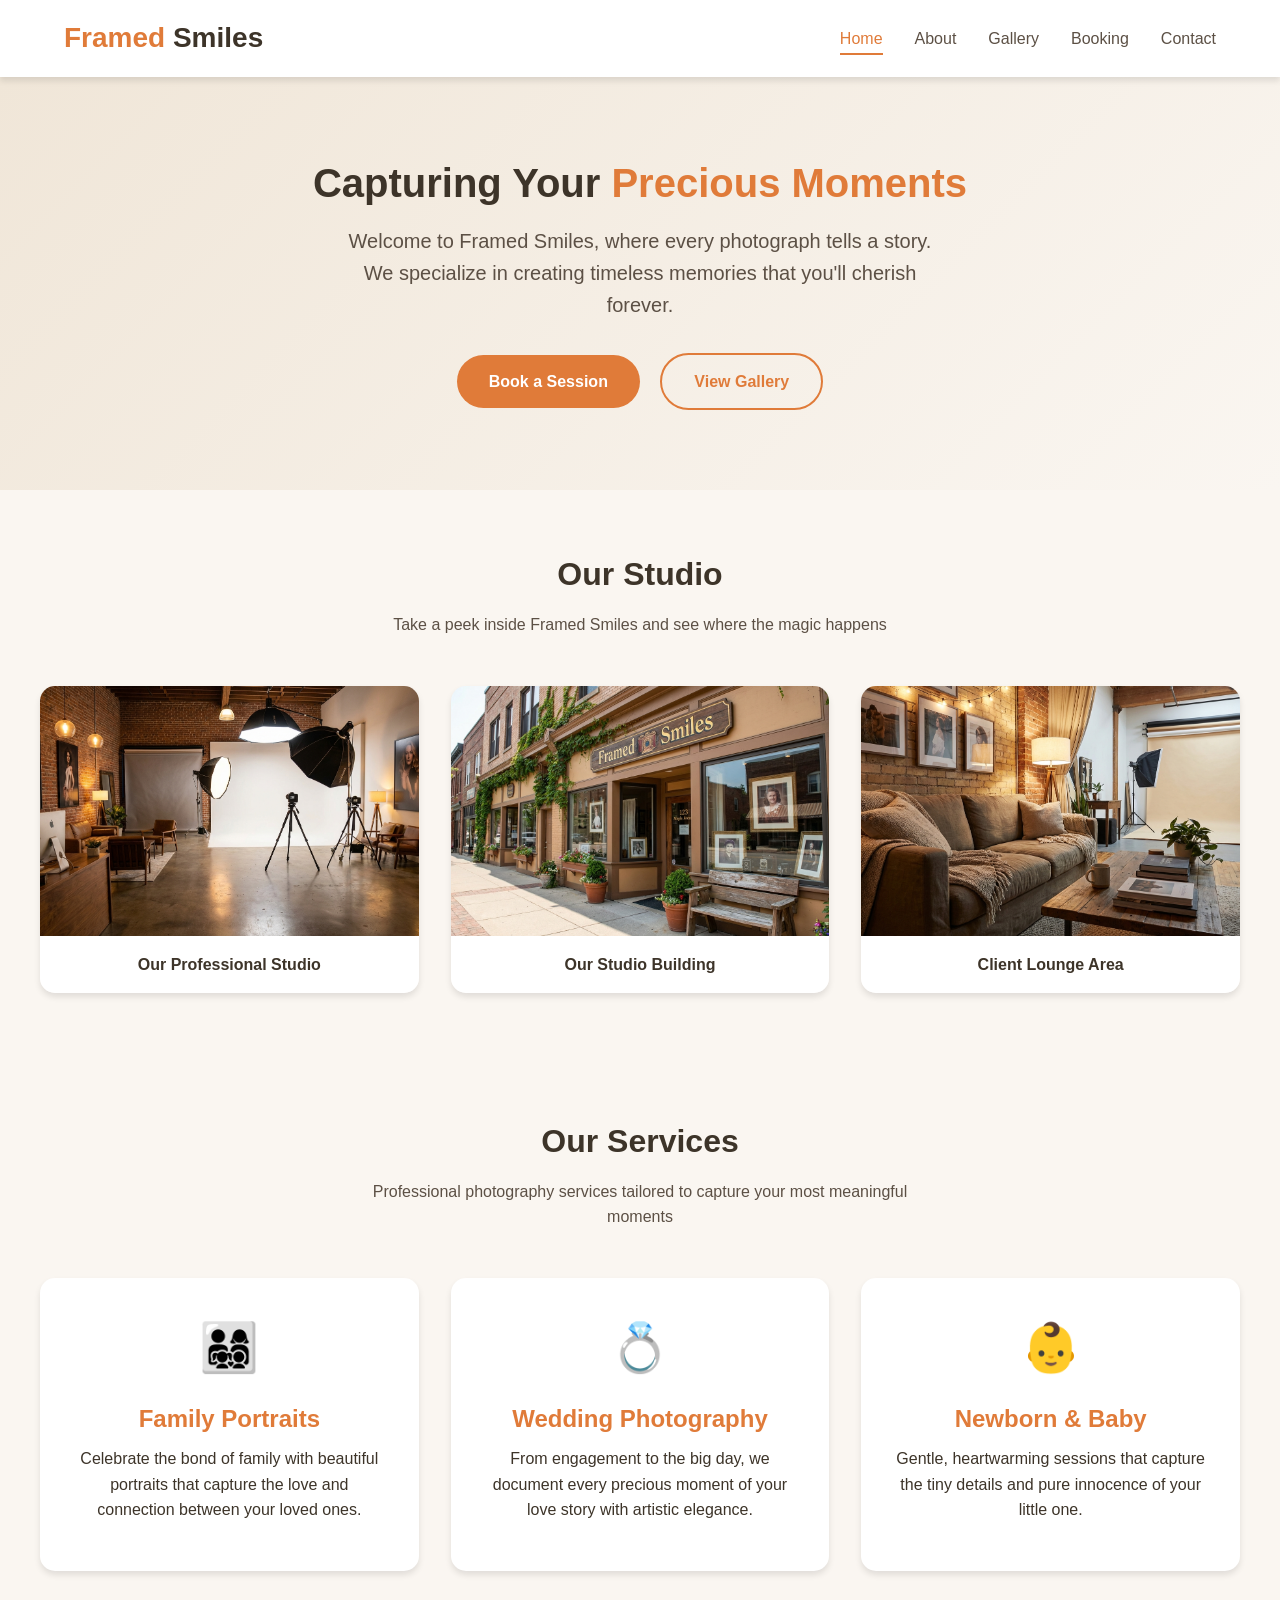
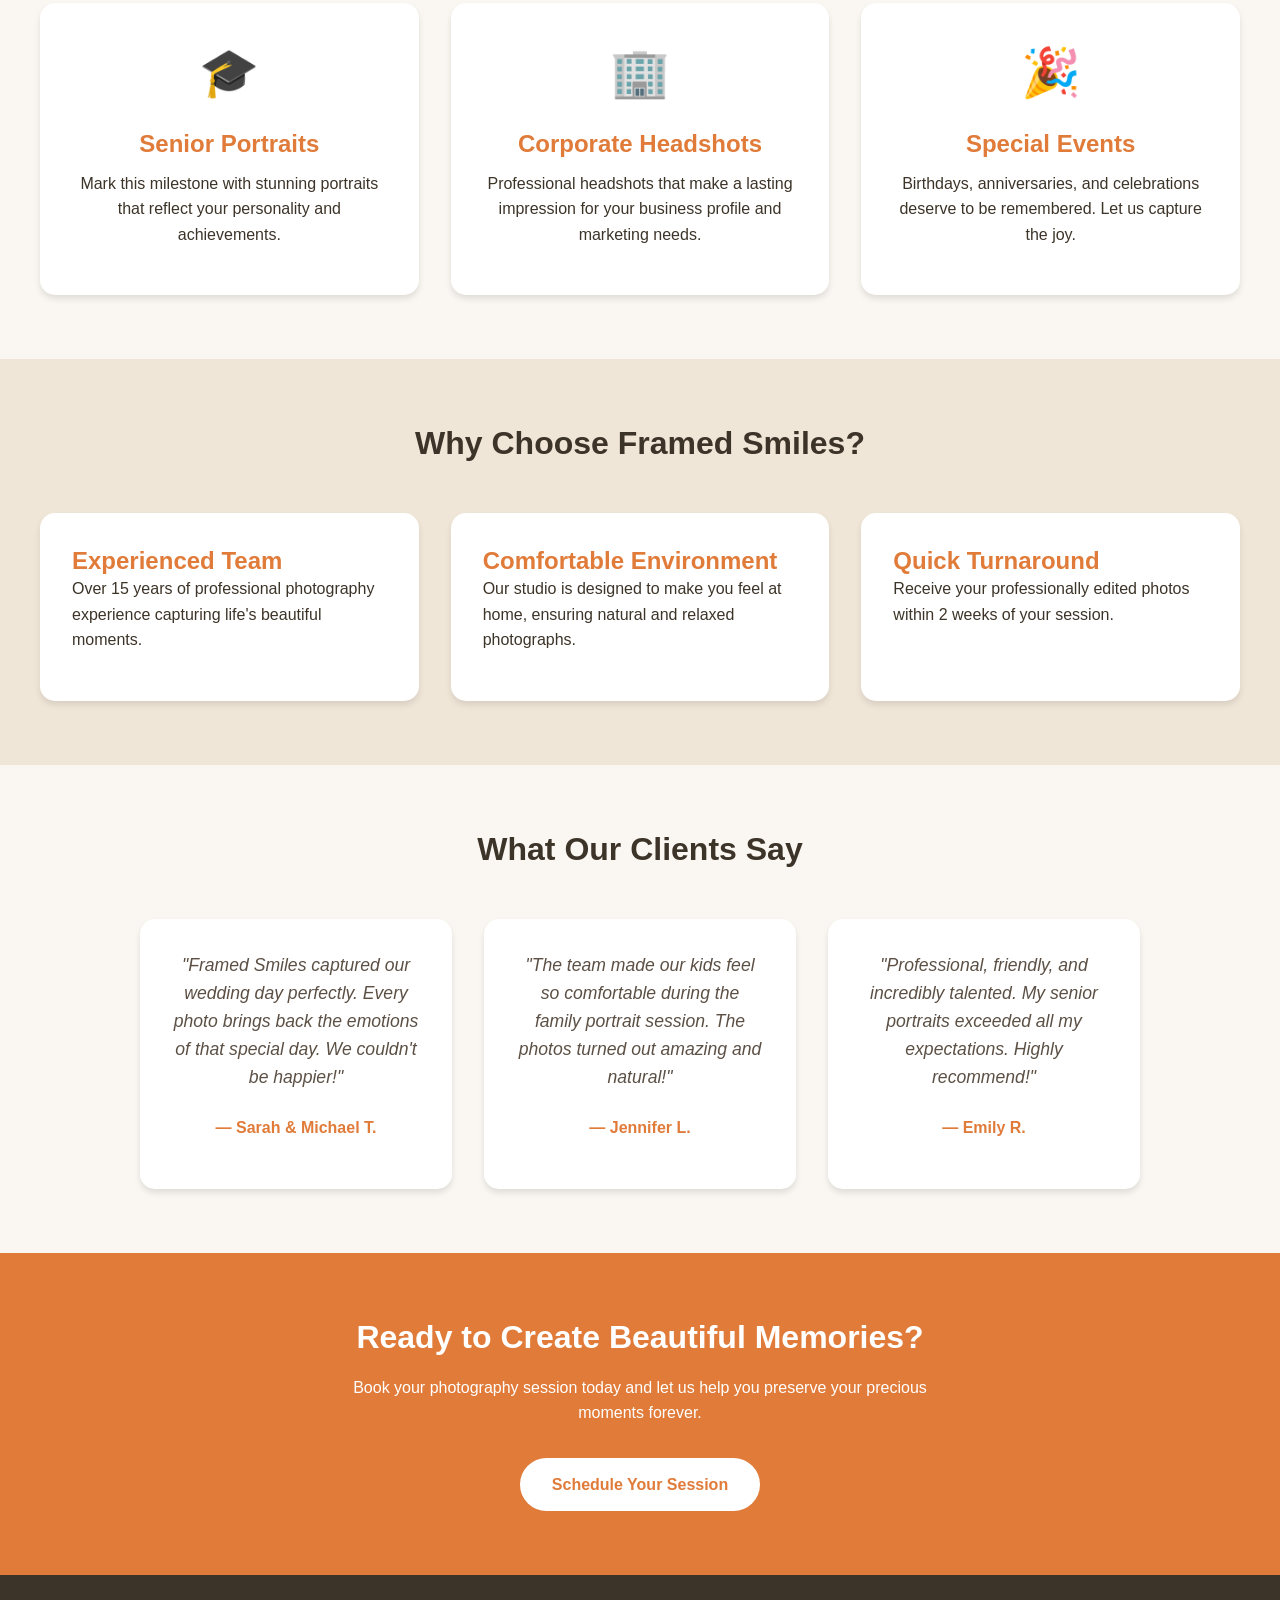
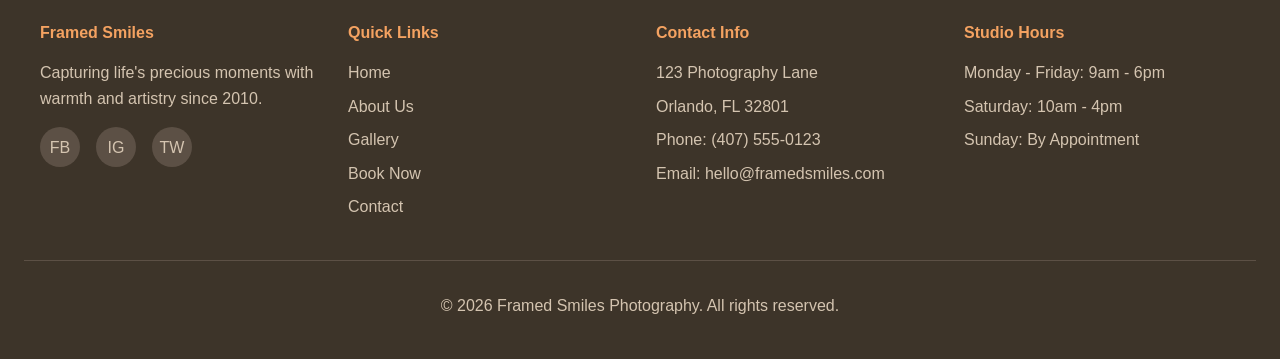
<file: index.html>
<!DOCTYPE html>
<html lang="en">
<head>
  <meta charset="UTF-8">
  <meta name="viewport" content="width=device-width, initial-scale=1.0">
  <title>Framed Smiles | Professional Photography Studio</title>
  <link rel="stylesheet" href="styles.css">
</head>
<body>
  <header>
    <nav>
      <a href="index.html" class="logo">Framed <span>Smiles</span></a>
      <ul class="nav-links">
        <li><a href="index.html" class="active">Home</a></li>
        <li><a href="about.html">About</a></li>
        <li><a href="gallery.html">Gallery</a></li>
        <li><a href="booking.html">Booking</a></li>
        <li><a href="contact.html">Contact</a></li>
      </ul>
      <div class="hamburger">
        <span></span>
        <span></span>
        <span></span>
      </div>
    </nav>
  </header>

  <main>
    <section class="hero">
      <div class="container">
        <h1>Capturing Your <span>Precious Moments</span></h1>
        <p>Welcome to Framed Smiles, where every photograph tells a story. We specialize in creating timeless memories that you'll cherish forever.</p>
        <a href="booking.html" class="btn btn-primary">Book a Session</a>
        <a href="gallery.html" class="btn btn-secondary" style="margin-left: 1rem;">View Gallery</a>
      </div>
    </section>

    <section>
      <div class="section-title">
        <h2>Our Studio</h2>
        <p>Take a peek inside Framed Smiles and see where the magic happens</p>
      </div>
      <div class="studio-showcase">
        <div class="studio-image">
          <img src="homepage_photo/studio-interior.png" alt="Inside the Framed Smiles photography studio with professional lighting and equipment">
          <p class="studio-caption">Our Professional Studio</p>
        </div>
        <div class="studio-image">
          <img src="homepage_photo/studio-building.png" alt="Exterior of the Framed Smiles photography studio building">
          <p class="studio-caption">Our Studio Building</p>
        </div>
        <div class="studio-image">
          <img src="homepage_photo/studio-sitting-area.png" alt="Comfortable sitting area inside the Framed Smiles studio">
          <p class="studio-caption">Client Lounge Area</p>
        </div>
      </div>
    </section>

    <section>
      <div class="section-title">
        <h2>Our Services</h2>
        <p>Professional photography services tailored to capture your most meaningful moments</p>
      </div>
      <div class="services-grid">
        <div class="card service-card">
          <div class="icon">👨‍👩‍👧‍👦</div>
          <h3>Family Portraits</h3>
          <p>Celebrate the bond of family with beautiful portraits that capture the love and connection between your loved ones.</p>
        </div>
        <div class="card service-card">
          <div class="icon">💍</div>
          <h3>Wedding Photography</h3>
          <p>From engagement to the big day, we document every precious moment of your love story with artistic elegance.</p>
        </div>
        <div class="card service-card">
          <div class="icon">👶</div>
          <h3>Newborn & Baby</h3>
          <p>Gentle, heartwarming sessions that capture the tiny details and pure innocence of your little one.</p>
        </div>
        <div class="card service-card">
          <div class="icon">🎓</div>
          <h3>Senior Portraits</h3>
          <p>Mark this milestone with stunning portraits that reflect your personality and achievements.</p>
        </div>
        <div class="card service-card">
          <div class="icon">🏢</div>
          <h3>Corporate Headshots</h3>
          <p>Professional headshots that make a lasting impression for your business profile and marketing needs.</p>
        </div>
        <div class="card service-card">
          <div class="icon">🎉</div>
          <h3>Special Events</h3>
          <p>Birthdays, anniversaries, and celebrations deserve to be remembered. Let us capture the joy.</p>
        </div>
      </div>
    </section>

    <section style="background-color: var(--beige-medium);">
      <div class="section-title">
        <h2>Why Choose Framed Smiles?</h2>
      </div>
      <div class="services-grid">
        <div class="card">
          <h3 style="color: var(--orange-primary);">Experienced Team</h3>
          <p>Over 15 years of professional photography experience capturing life's beautiful moments.</p>
        </div>
        <div class="card">
          <h3 style="color: var(--orange-primary);">Comfortable Environment</h3>
          <p>Our studio is designed to make you feel at home, ensuring natural and relaxed photographs.</p>
        </div>
        <div class="card">
          <h3 style="color: var(--orange-primary);">Quick Turnaround</h3>
          <p>Receive your professionally edited photos within 2 weeks of your session.</p>
        </div>
      </div>
    </section>

    <section>
      <div class="section-title">
        <h2>What Our Clients Say</h2>
      </div>
      <div class="testimonials-grid">
        <div class="card testimonial-card">
          <p class="quote">"Framed Smiles captured our wedding day perfectly. Every photo brings back the emotions of that special day. We couldn't be happier!"</p>
          <p class="author">— Sarah & Michael T.</p>
        </div>
        <div class="card testimonial-card">
          <p class="quote">"The team made our kids feel so comfortable during the family portrait session. The photos turned out amazing and natural!"</p>
          <p class="author">— Jennifer L.</p>
        </div>
        <div class="card testimonial-card">
          <p class="quote">"Professional, friendly, and incredibly talented. My senior portraits exceeded all my expectations. Highly recommend!"</p>
          <p class="author">— Emily R.</p>
        </div>
      </div>
    </section>

    <section style="background-color: var(--orange-primary); color: var(--white); text-align: center;">
      <h2 style="color: var(--white);">Ready to Create Beautiful Memories?</h2>
      <p style="max-width: 600px; margin: 1rem auto 2rem;">Book your photography session today and let us help you preserve your precious moments forever.</p>
      <a href="booking.html" class="btn" style="background-color: var(--white); color: var(--orange-primary);">Schedule Your Session</a>
    </section>
  </main>

  <footer>
    <div class="footer-content">
      <div class="footer-section">
        <h4>Framed Smiles</h4>
        <p>Capturing life's precious moments with warmth and artistry since 2010.</p>
        <div class="social-links">
          <a href="#">FB</a>
          <a href="#">IG</a>
          <a href="#">TW</a>
        </div>
      </div>
      <div class="footer-section">
        <h4>Quick Links</h4>
        <a href="index.html">Home</a>
        <a href="about.html">About Us</a>
        <a href="gallery.html">Gallery</a>
        <a href="booking.html">Book Now</a>
        <a href="contact.html">Contact</a>
      </div>
      <div class="footer-section">
        <h4>Contact Info</h4>
        <p>123 Photography Lane</p>
        <p>Orlando, FL 32801</p>
        <p>Phone: (407) 555-0123</p>
        <p>Email: hello@framedsmiles.com</p>
      </div>
      <div class="footer-section">
        <h4>Studio Hours</h4>
        <p>Monday - Friday: 9am - 6pm</p>
        <p>Saturday: 10am - 4pm</p>
        <p>Sunday: By Appointment</p>
      </div>
    </div>
    <div class="footer-bottom">
      <p>&copy; 2026 Framed Smiles Photography. All rights reserved.</p>
    </div>
  </footer>

  <script>
    const hamburger = document.querySelector('.hamburger');
    const navLinks = document.querySelector('.nav-links');

    hamburger.addEventListener('click', () => {
      hamburger.classList.toggle('active');
      navLinks.classList.toggle('active');
    });
  </script>
</body>
</html>
</file>
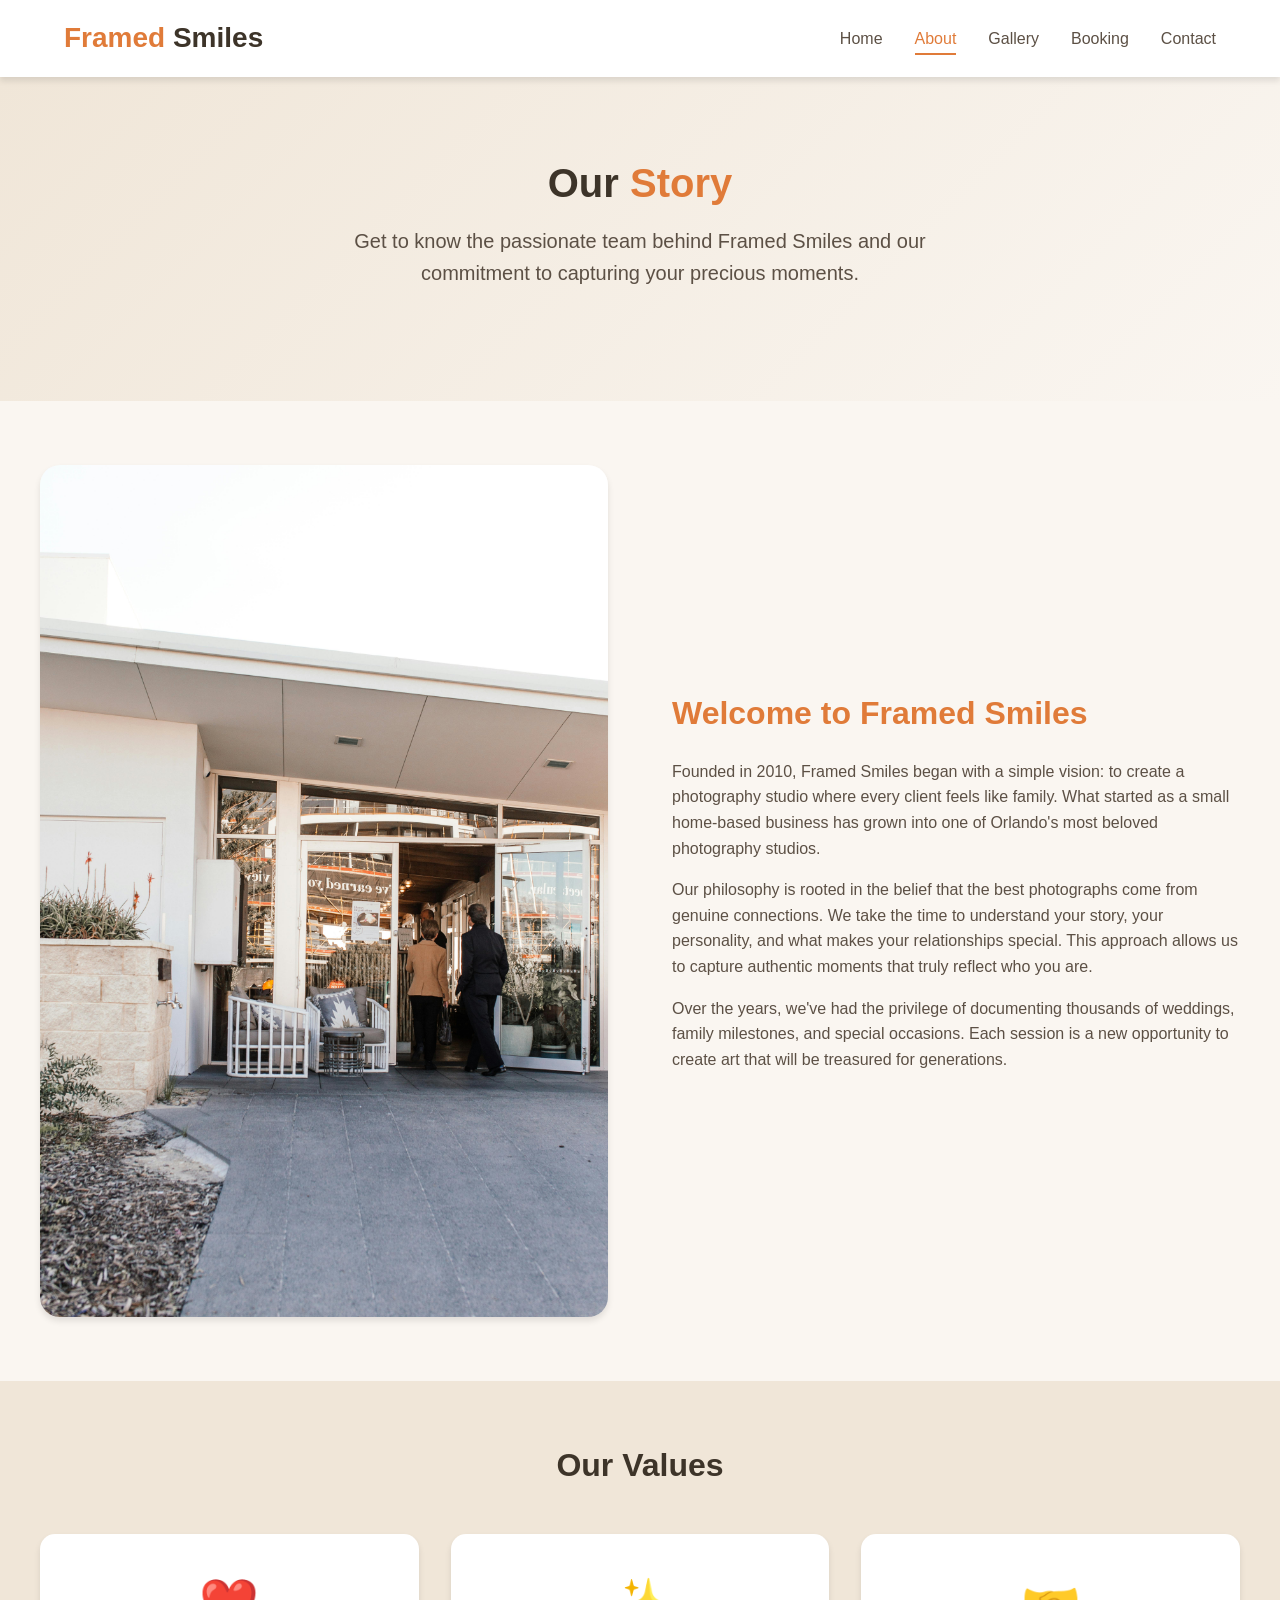
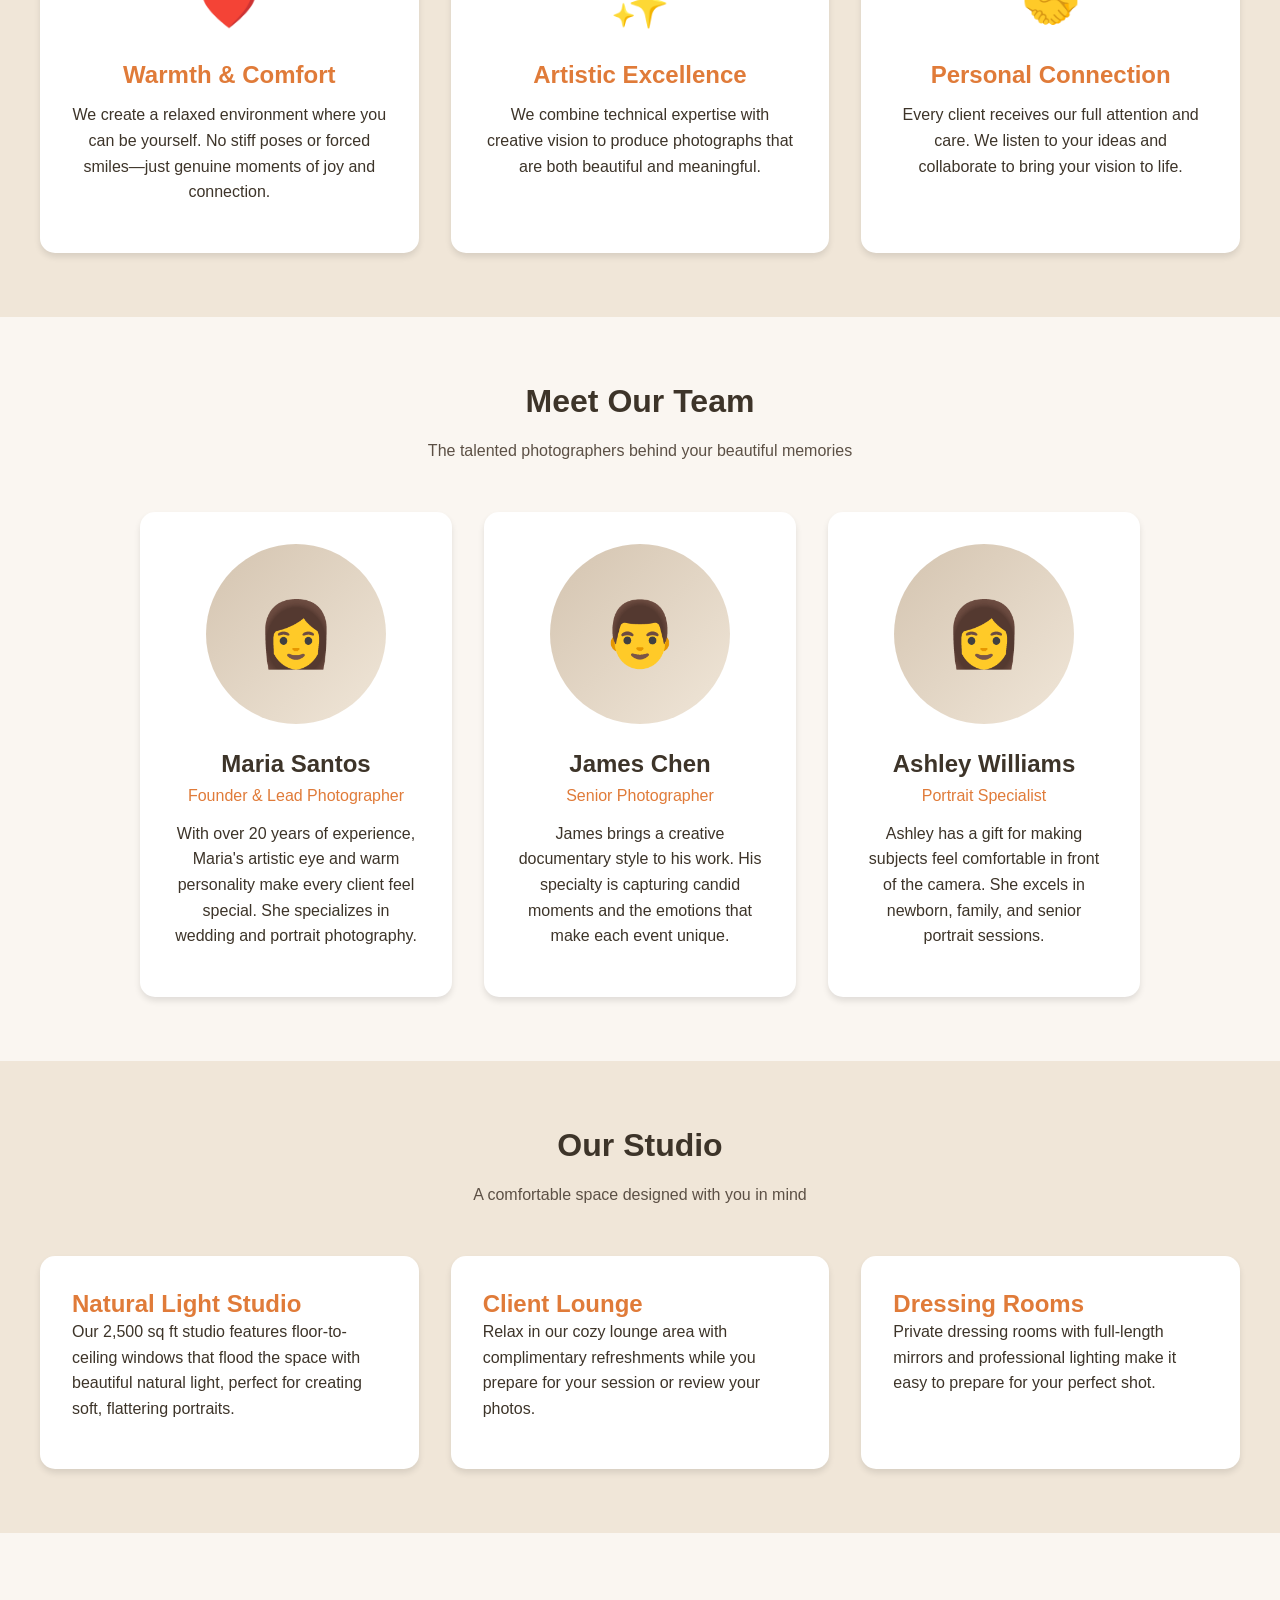
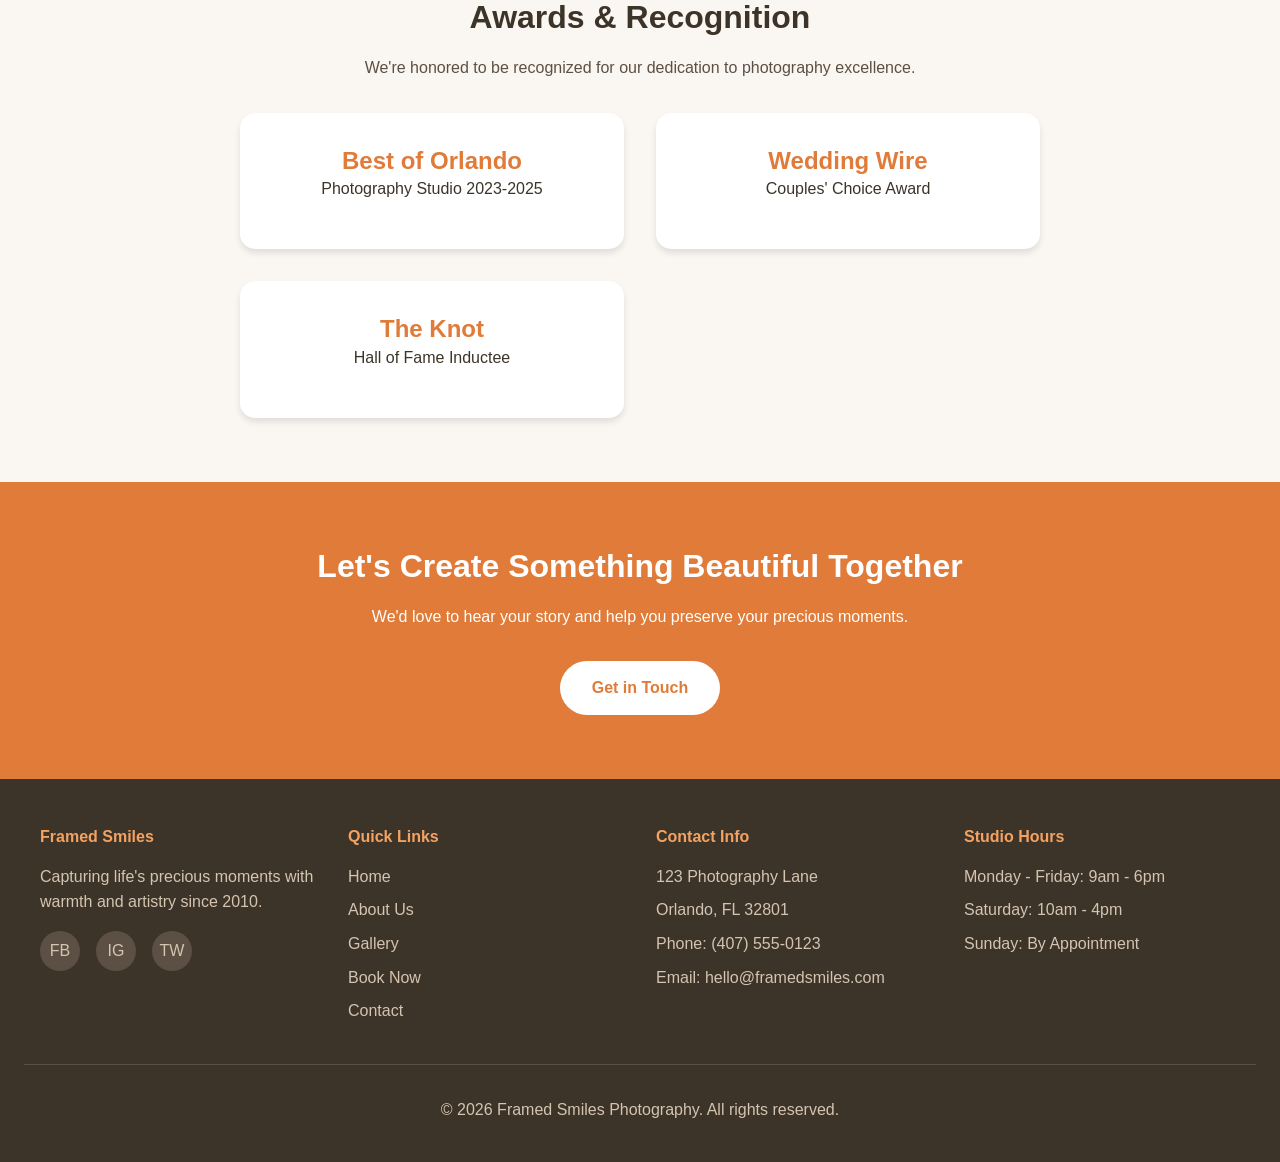
<file: about.html>
<!DOCTYPE html>
<html lang="en">
<head>
  <meta charset="UTF-8">
  <meta name="viewport" content="width=device-width, initial-scale=1.0">
  <title>About Us | Framed Smiles Photography</title>
  <link rel="stylesheet" href="styles.css">
</head>
<body>
  <header>
    <nav>
      <a href="index.html" class="logo">Framed <span>Smiles</span></a>
      <ul class="nav-links">
        <li><a href="index.html">Home</a></li>
        <li><a href="about.html" class="active">About</a></li>
        <li><a href="gallery.html">Gallery</a></li>
        <li><a href="booking.html">Booking</a></li>
        <li><a href="contact.html">Contact</a></li>
      </ul>
      <div class="hamburger">
        <span></span>
        <span></span>
        <span></span>
      </div>
    </nav>
  </header>

  <main>
    <section class="hero">
      <div class="container">
        <h1>Our <span>Story</span></h1>
        <p>Get to know the passionate team behind Framed Smiles and our commitment to capturing your precious moments.</p>
      </div>
    </section>

    <section>
      <div class="about-content">
        <div class="about-image">
          <img src="homepage_photo/pexels-rachel-claire-5864788.jpg" alt="Framed Smiles Photography Studio entrance">
        </div>
        <div class="about-text">
          <h2>Welcome to Framed Smiles</h2>
          <p>Founded in 2010, Framed Smiles began with a simple vision: to create a photography studio where every client feels like family. What started as a small home-based business has grown into one of Orlando's most beloved photography studios.</p>
          <p>Our philosophy is rooted in the belief that the best photographs come from genuine connections. We take the time to understand your story, your personality, and what makes your relationships special. This approach allows us to capture authentic moments that truly reflect who you are.</p>
          <p>Over the years, we've had the privilege of documenting thousands of weddings, family milestones, and special occasions. Each session is a new opportunity to create art that will be treasured for generations.</p>
        </div>
      </div>
    </section>

    <section style="background-color: var(--beige-medium);">
      <div class="section-title">
        <h2>Our Values</h2>
      </div>
      <div class="services-grid">
        <div class="card service-card">
          <div class="icon">❤️</div>
          <h3>Warmth & Comfort</h3>
          <p>We create a relaxed environment where you can be yourself. No stiff poses or forced smiles—just genuine moments of joy and connection.</p>
        </div>
        <div class="card service-card">
          <div class="icon">✨</div>
          <h3>Artistic Excellence</h3>
          <p>We combine technical expertise with creative vision to produce photographs that are both beautiful and meaningful.</p>
        </div>
        <div class="card service-card">
          <div class="icon">🤝</div>
          <h3>Personal Connection</h3>
          <p>Every client receives our full attention and care. We listen to your ideas and collaborate to bring your vision to life.</p>
        </div>
      </div>
    </section>

    <section>
      <div class="section-title">
        <h2>Meet Our Team</h2>
        <p>The talented photographers behind your beautiful memories</p>
      </div>
      <div class="team-grid">
        <div class="card team-member">
          <div class="team-photo">👩</div>
          <h3>Maria Santos</h3>
          <p class="role">Founder & Lead Photographer</p>
          <p>With over 20 years of experience, Maria's artistic eye and warm personality make every client feel special. She specializes in wedding and portrait photography.</p>
        </div>
        <div class="card team-member">
          <div class="team-photo">👨</div>
          <h3>James Chen</h3>
          <p class="role">Senior Photographer</p>
          <p>James brings a creative documentary style to his work. His specialty is capturing candid moments and the emotions that make each event unique.</p>
        </div>
        <div class="card team-member">
          <div class="team-photo">👩</div>
          <h3>Ashley Williams</h3>
          <p class="role">Portrait Specialist</p>
          <p>Ashley has a gift for making subjects feel comfortable in front of the camera. She excels in newborn, family, and senior portrait sessions.</p>
        </div>
      </div>
    </section>

    <section style="background-color: var(--beige-medium);">
      <div class="section-title">
        <h2>Our Studio</h2>
        <p>A comfortable space designed with you in mind</p>
      </div>
      <div class="services-grid">
        <div class="card">
          <h3 style="color: var(--orange-primary);">Natural Light Studio</h3>
          <p>Our 2,500 sq ft studio features floor-to-ceiling windows that flood the space with beautiful natural light, perfect for creating soft, flattering portraits.</p>
        </div>
        <div class="card">
          <h3 style="color: var(--orange-primary);">Client Lounge</h3>
          <p>Relax in our cozy lounge area with complimentary refreshments while you prepare for your session or review your photos.</p>
        </div>
        <div class="card">
          <h3 style="color: var(--orange-primary);">Dressing Rooms</h3>
          <p>Private dressing rooms with full-length mirrors and professional lighting make it easy to prepare for your perfect shot.</p>
        </div>
      </div>
    </section>

    <section style="text-align: center;">
      <h2>Awards & Recognition</h2>
      <p style="max-width: 600px; margin: 1rem auto 2rem; color: var(--text-medium);">We're honored to be recognized for our dedication to photography excellence.</p>
      <div class="services-grid" style="max-width: 800px; margin: 0 auto;">
        <div class="card" style="text-align: center;">
          <h3 style="color: var(--orange-primary);">Best of Orlando</h3>
          <p>Photography Studio 2023-2025</p>
        </div>
        <div class="card" style="text-align: center;">
          <h3 style="color: var(--orange-primary);">Wedding Wire</h3>
          <p>Couples' Choice Award</p>
        </div>
        <div class="card" style="text-align: center;">
          <h3 style="color: var(--orange-primary);">The Knot</h3>
          <p>Hall of Fame Inductee</p>
        </div>
      </div>
    </section>

    <section style="background-color: var(--orange-primary); color: var(--white); text-align: center;">
      <h2 style="color: var(--white);">Let's Create Something Beautiful Together</h2>
      <p style="max-width: 600px; margin: 1rem auto 2rem;">We'd love to hear your story and help you preserve your precious moments.</p>
      <a href="contact.html" class="btn" style="background-color: var(--white); color: var(--orange-primary);">Get in Touch</a>
    </section>
  </main>

  <footer>
    <div class="footer-content">
      <div class="footer-section">
        <h4>Framed Smiles</h4>
        <p>Capturing life's precious moments with warmth and artistry since 2010.</p>
        <div class="social-links">
          <a href="#">FB</a>
          <a href="#">IG</a>
          <a href="#">TW</a>
        </div>
      </div>
      <div class="footer-section">
        <h4>Quick Links</h4>
        <a href="index.html">Home</a>
        <a href="about.html">About Us</a>
        <a href="gallery.html">Gallery</a>
        <a href="booking.html">Book Now</a>
        <a href="contact.html">Contact</a>
      </div>
      <div class="footer-section">
        <h4>Contact Info</h4>
        <p>123 Photography Lane</p>
        <p>Orlando, FL 32801</p>
        <p>Phone: (407) 555-0123</p>
        <p>Email: hello@framedsmiles.com</p>
      </div>
      <div class="footer-section">
        <h4>Studio Hours</h4>
        <p>Monday - Friday: 9am - 6pm</p>
        <p>Saturday: 10am - 4pm</p>
        <p>Sunday: By Appointment</p>
      </div>
    </div>
    <div class="footer-bottom">
      <p>&copy; 2026 Framed Smiles Photography. All rights reserved.</p>
    </div>
  </footer>

  <script>
    const hamburger = document.querySelector('.hamburger');
    const navLinks = document.querySelector('.nav-links');

    hamburger.addEventListener('click', () => {
      hamburger.classList.toggle('active');
      navLinks.classList.toggle('active');
    });
  </script>
</body>
</html>
</file>
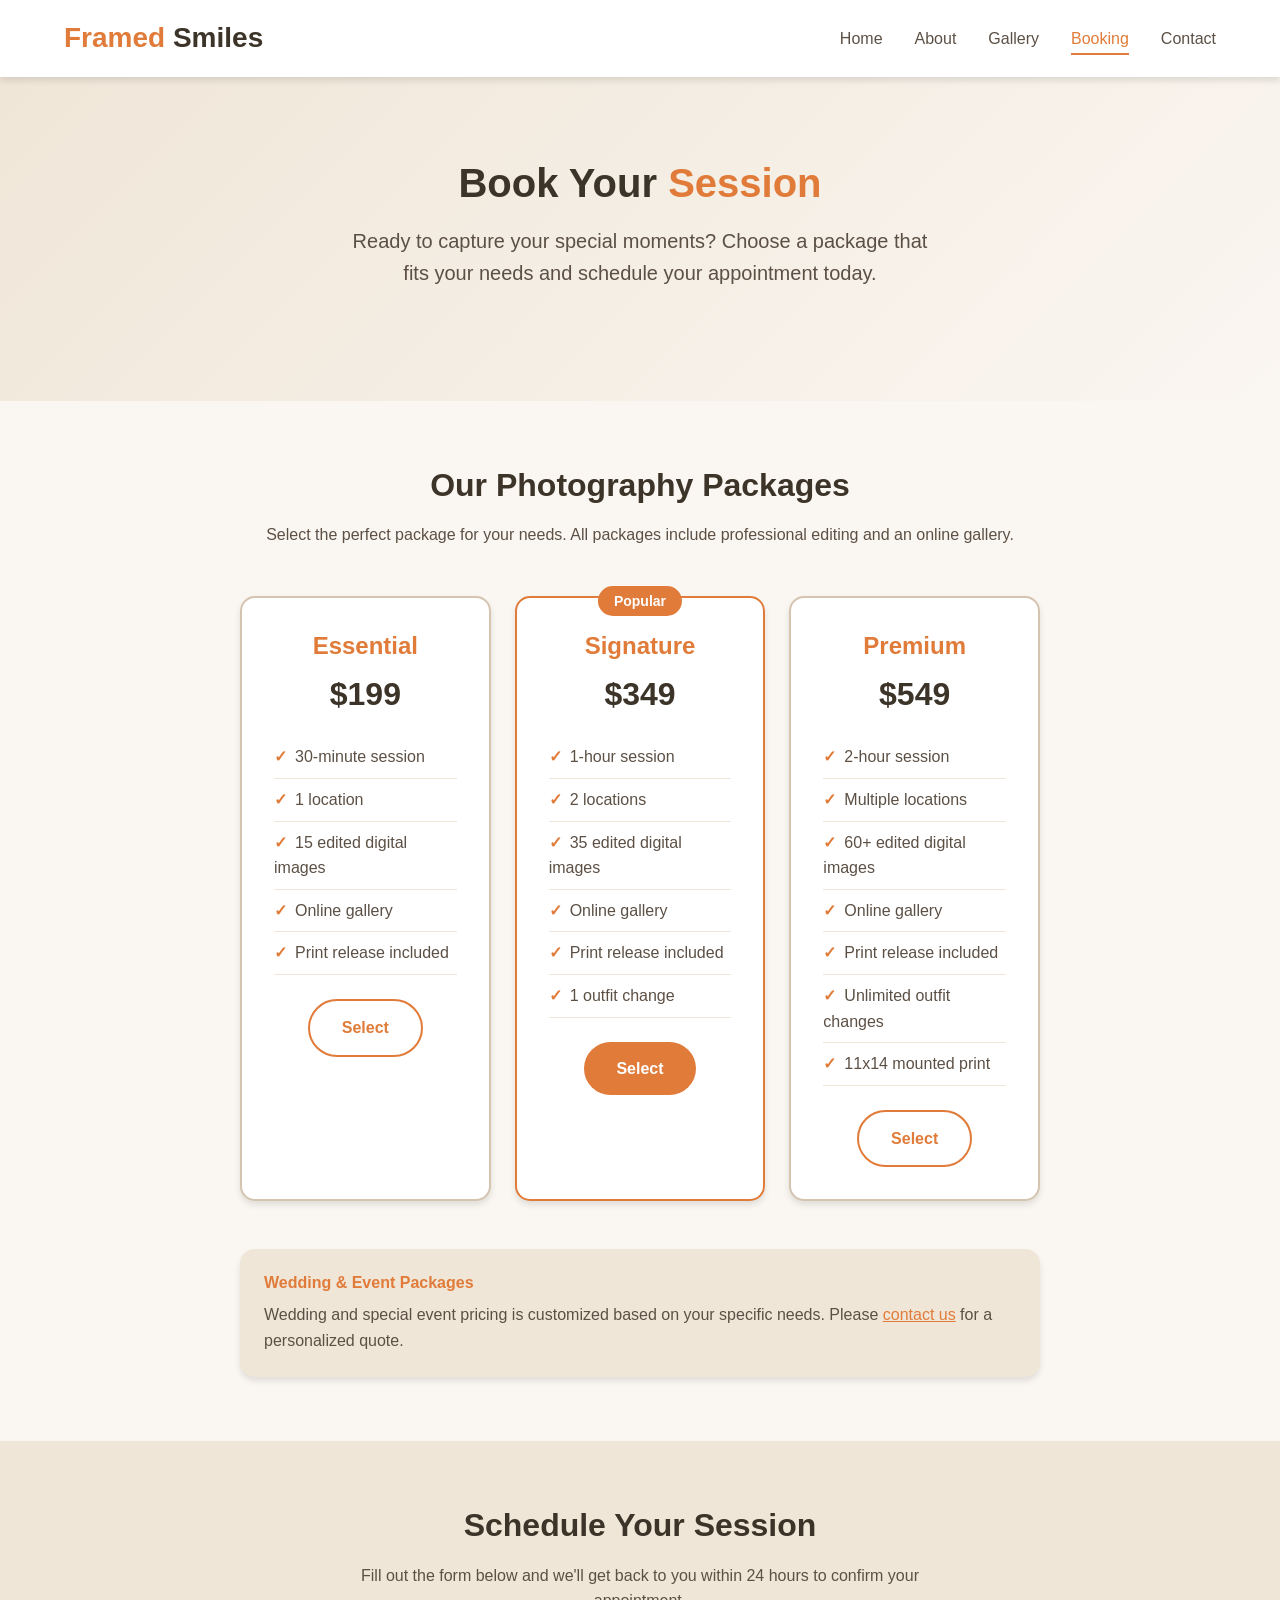
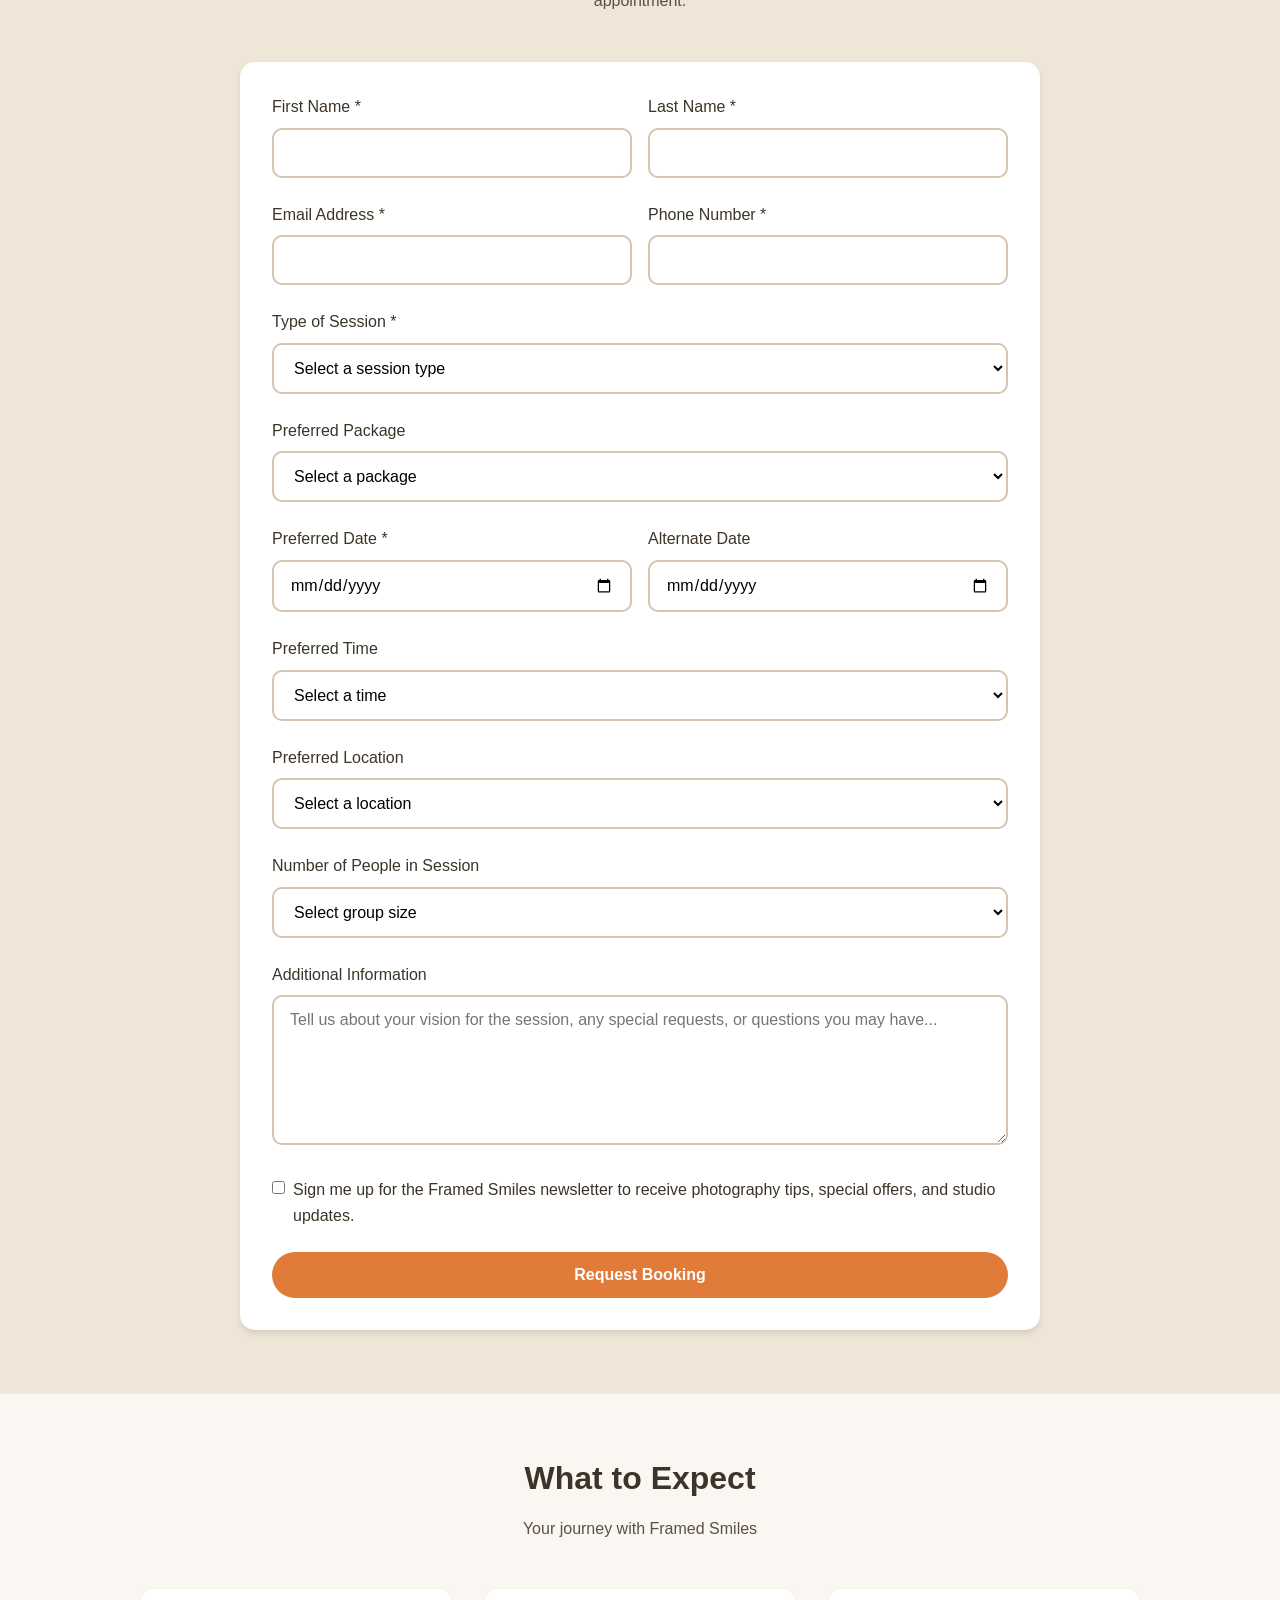
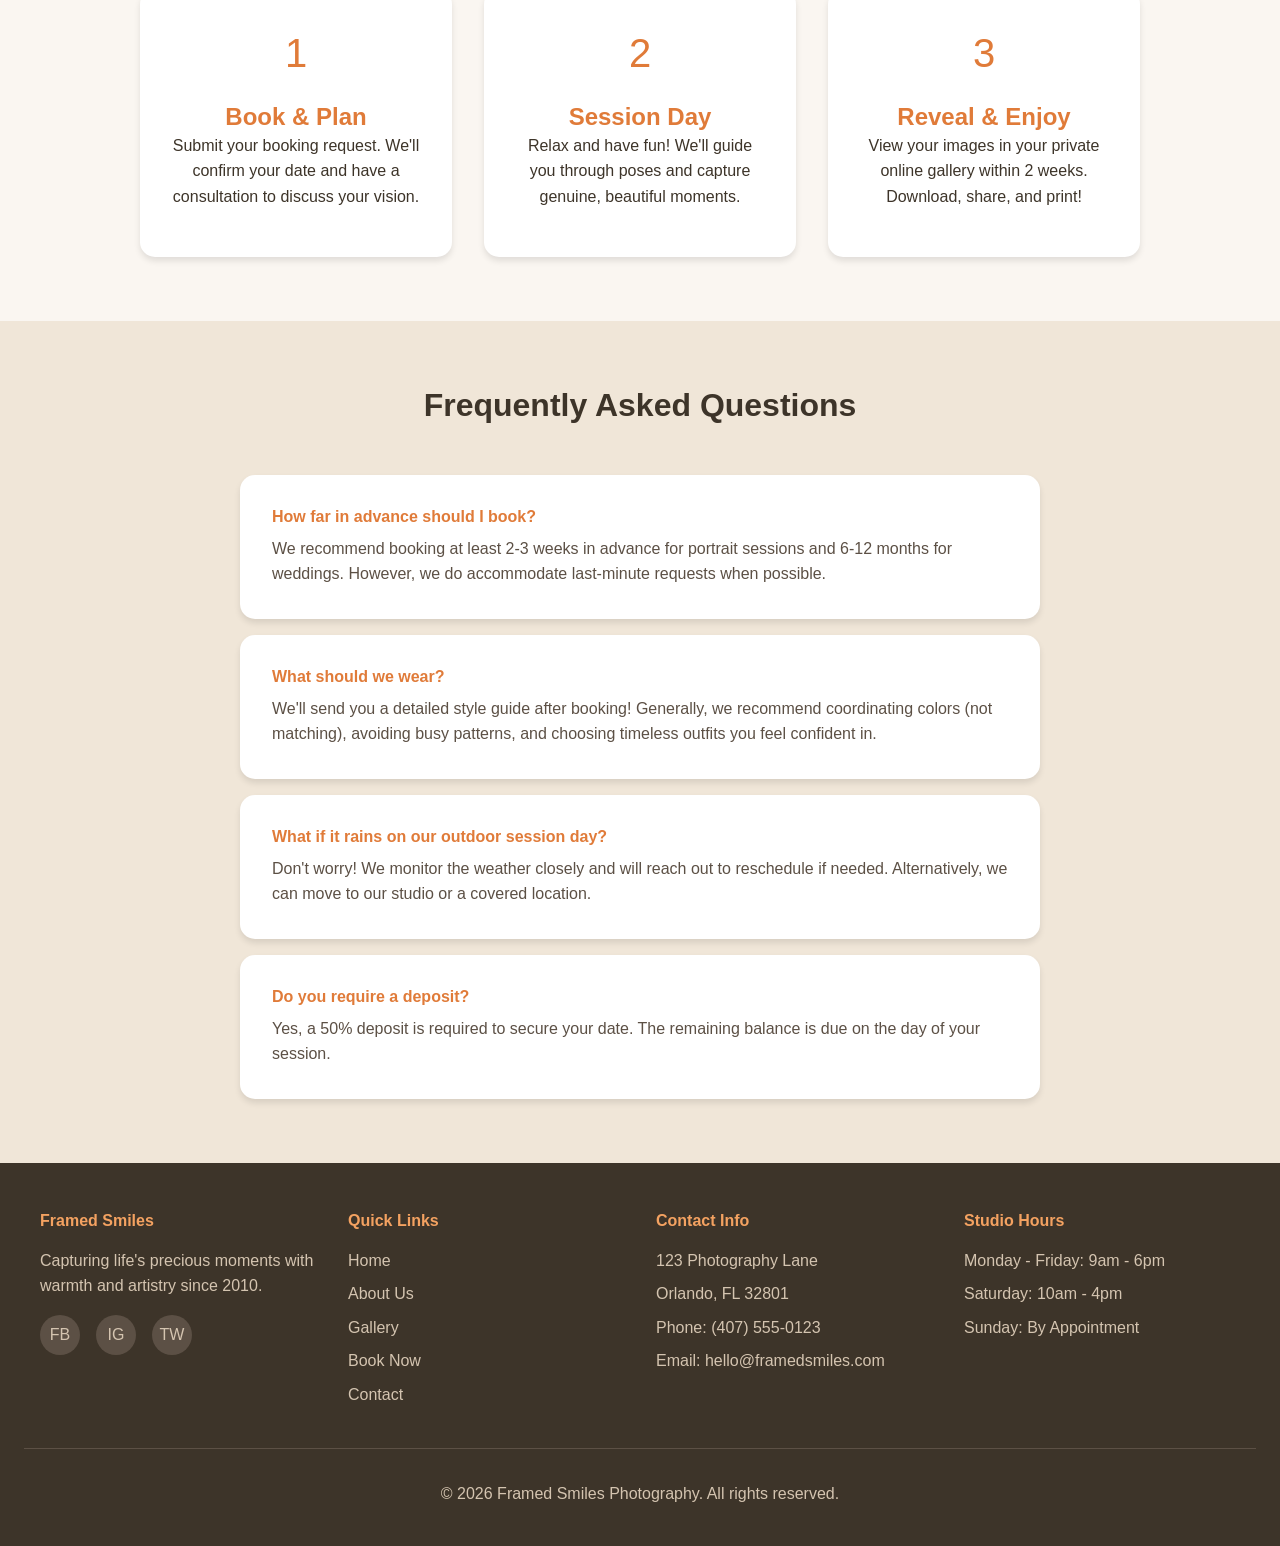
<file: booking.html>
<!DOCTYPE html>
<html lang="en">
<head>
  <meta charset="UTF-8">
  <meta name="viewport" content="width=device-width, initial-scale=1.0">
  <title>Book a Session | Framed Smiles Photography</title>
  <link rel="stylesheet" href="styles.css">
</head>
<body>
  <header>
    <nav>
      <a href="index.html" class="logo">Framed <span>Smiles</span></a>
      <ul class="nav-links">
        <li><a href="index.html">Home</a></li>
        <li><a href="about.html">About</a></li>
        <li><a href="gallery.html">Gallery</a></li>
        <li><a href="booking.html" class="active">Booking</a></li>
        <li><a href="contact.html">Contact</a></li>
      </ul>
      <div class="hamburger">
        <span></span>
        <span></span>
        <span></span>
      </div>
    </nav>
  </header>

  <main>
    <section class="hero">
      <div class="container">
        <h1>Book Your <span>Session</span></h1>
        <p>Ready to capture your special moments? Choose a package that fits your needs and schedule your appointment today.</p>
      </div>
    </section>

    <section>
      <div class="booking-wrapper">
        <div class="booking-info">
          <h2>Our Photography Packages</h2>
          <p>Select the perfect package for your needs. All packages include professional editing and an online gallery.</p>
        </div>

        <div class="package-cards">
          <div class="card package-card">
            <h3>Essential</h3>
            <p class="price">$199</p>
            <ul>
              <li>30-minute session</li>
              <li>1 location</li>
              <li>15 edited digital images</li>
              <li>Online gallery</li>
              <li>Print release included</li>
            </ul>
            <a href="#booking-form" class="btn btn-secondary">Select</a>
          </div>
          <div class="card package-card featured">
            <h3>Signature</h3>
            <p class="price">$349</p>
            <ul>
              <li>1-hour session</li>
              <li>2 locations</li>
              <li>35 edited digital images</li>
              <li>Online gallery</li>
              <li>Print release included</li>
              <li>1 outfit change</li>
            </ul>
            <a href="#booking-form" class="btn btn-primary">Select</a>
          </div>
          <div class="card package-card">
            <h3>Premium</h3>
            <p class="price">$549</p>
            <ul>
              <li>2-hour session</li>
              <li>Multiple locations</li>
              <li>60+ edited digital images</li>
              <li>Online gallery</li>
              <li>Print release included</li>
              <li>Unlimited outfit changes</li>
              <li>11x14 mounted print</li>
            </ul>
            <a href="#booking-form" class="btn btn-secondary">Select</a>
          </div>
        </div>

        <div class="card" style="margin-top: 2rem; padding: 1.5rem; background-color: var(--beige-medium); border: none;">
          <h4 style="color: var(--orange-primary); margin-bottom: 0.5rem;">Wedding & Event Packages</h4>
          <p style="margin: 0; color: var(--text-medium);">Wedding and special event pricing is customized based on your specific needs. Please <a href="contact.html" style="color: var(--orange-primary); text-decoration: underline;">contact us</a> for a personalized quote.</p>
        </div>
      </div>
    </section>

    <section id="booking-form" style="background-color: var(--beige-medium);">
      <div class="booking-wrapper">
        <div class="section-title">
          <h2>Schedule Your Session</h2>
          <p>Fill out the form below and we'll get back to you within 24 hours to confirm your appointment.</p>
        </div>

        <div class="card">
          <form action="#" method="post">
            <div style="display: grid; grid-template-columns: repeat(auto-fit, minmax(250px, 1fr)); gap: 1rem;">
              <div class="form-group">
                <label for="first-name">First Name *</label>
                <input type="text" id="first-name" name="first-name" required>
              </div>
              <div class="form-group">
                <label for="last-name">Last Name *</label>
                <input type="text" id="last-name" name="last-name" required>
              </div>
            </div>

            <div style="display: grid; grid-template-columns: repeat(auto-fit, minmax(250px, 1fr)); gap: 1rem;">
              <div class="form-group">
                <label for="email">Email Address *</label>
                <input type="email" id="email" name="email" required>
              </div>
              <div class="form-group">
                <label for="phone">Phone Number *</label>
                <input type="tel" id="phone" name="phone" required>
              </div>
            </div>

            <div class="form-group">
              <label for="session-type">Type of Session *</label>
              <select id="session-type" name="session-type" required>
                <option value="">Select a session type</option>
                <option value="family">Family Portrait</option>
                <option value="wedding">Wedding/Engagement</option>
                <option value="newborn">Newborn/Baby</option>
                <option value="senior">Senior Portrait</option>
                <option value="headshot">Corporate Headshot</option>
                <option value="event">Special Event</option>
                <option value="other">Other</option>
              </select>
            </div>

            <div class="form-group">
              <label for="package">Preferred Package</label>
              <select id="package" name="package">
                <option value="">Select a package</option>
                <option value="essential">Essential - $199</option>
                <option value="signature">Signature - $349 (Most Popular)</option>
                <option value="premium">Premium - $549</option>
                <option value="custom">Custom/Wedding (Contact for quote)</option>
              </select>
            </div>

            <div style="display: grid; grid-template-columns: repeat(auto-fit, minmax(250px, 1fr)); gap: 1rem;">
              <div class="form-group">
                <label for="preferred-date">Preferred Date *</label>
                <input type="date" id="preferred-date" name="preferred-date" required>
              </div>
              <div class="form-group">
                <label for="alternate-date">Alternate Date</label>
                <input type="date" id="alternate-date" name="alternate-date">
              </div>
            </div>

            <div class="form-group">
              <label for="preferred-time">Preferred Time</label>
              <select id="preferred-time" name="preferred-time">
                <option value="">Select a time</option>
                <option value="morning">Morning (9am - 12pm)</option>
                <option value="afternoon">Afternoon (12pm - 4pm)</option>
                <option value="golden-hour">Golden Hour (4pm - 6pm)</option>
              </select>
            </div>

            <div class="form-group">
              <label for="location">Preferred Location</label>
              <select id="location" name="location">
                <option value="">Select a location</option>
                <option value="studio">Our Studio</option>
                <option value="outdoor">Outdoor Location</option>
                <option value="client-home">Your Home</option>
                <option value="other">Other (specify in message)</option>
              </select>
            </div>

            <div class="form-group">
              <label for="group-size">Number of People in Session</label>
              <select id="group-size" name="group-size">
                <option value="">Select group size</option>
                <option value="1">1 person</option>
                <option value="2">2 people</option>
                <option value="3-4">3-4 people</option>
                <option value="5-8">5-8 people</option>
                <option value="9+">9+ people</option>
              </select>
            </div>

            <div class="form-group">
              <label for="message">Additional Information</label>
              <textarea id="message" name="message" placeholder="Tell us about your vision for the session, any special requests, or questions you may have..."></textarea>
            </div>

            <div class="form-group">
              <label style="display: flex; align-items: flex-start; gap: 0.5rem; cursor: pointer;">
                <input type="checkbox" name="newsletter" style="width: auto; margin-top: 0.25rem;">
                <span>Sign me up for the Framed Smiles newsletter to receive photography tips, special offers, and studio updates.</span>
              </label>
            </div>

            <button type="submit" class="btn btn-primary" style="width: 100%;">Request Booking</button>
          </form>
        </div>
      </div>
    </section>

    <section>
      <div class="section-title">
        <h2>What to Expect</h2>
        <p>Your journey with Framed Smiles</p>
      </div>
      <div class="services-grid" style="max-width: 1000px; margin: 0 auto;">
        <div class="card" style="text-align: center;">
          <div style="font-size: 2.5rem; color: var(--orange-primary); margin-bottom: 1rem;">1</div>
          <h3 style="color: var(--orange-primary);">Book & Plan</h3>
          <p>Submit your booking request. We'll confirm your date and have a consultation to discuss your vision.</p>
        </div>
        <div class="card" style="text-align: center;">
          <div style="font-size: 2.5rem; color: var(--orange-primary); margin-bottom: 1rem;">2</div>
          <h3 style="color: var(--orange-primary);">Session Day</h3>
          <p>Relax and have fun! We'll guide you through poses and capture genuine, beautiful moments.</p>
        </div>
        <div class="card" style="text-align: center;">
          <div style="font-size: 2.5rem; color: var(--orange-primary); margin-bottom: 1rem;">3</div>
          <h3 style="color: var(--orange-primary);">Reveal & Enjoy</h3>
          <p>View your images in your private online gallery within 2 weeks. Download, share, and print!</p>
        </div>
      </div>
    </section>

    <section style="background-color: var(--beige-medium);">
      <div class="section-title">
        <h2>Frequently Asked Questions</h2>
      </div>
      <div class="booking-wrapper">
        <div class="card" style="margin-bottom: 1rem;">
          <h4 style="color: var(--orange-primary); margin-bottom: 0.5rem;">How far in advance should I book?</h4>
          <p style="margin: 0; color: var(--text-medium);">We recommend booking at least 2-3 weeks in advance for portrait sessions and 6-12 months for weddings. However, we do accommodate last-minute requests when possible.</p>
        </div>
        <div class="card" style="margin-bottom: 1rem;">
          <h4 style="color: var(--orange-primary); margin-bottom: 0.5rem;">What should we wear?</h4>
          <p style="margin: 0; color: var(--text-medium);">We'll send you a detailed style guide after booking! Generally, we recommend coordinating colors (not matching), avoiding busy patterns, and choosing timeless outfits you feel confident in.</p>
        </div>
        <div class="card" style="margin-bottom: 1rem;">
          <h4 style="color: var(--orange-primary); margin-bottom: 0.5rem;">What if it rains on our outdoor session day?</h4>
          <p style="margin: 0; color: var(--text-medium);">Don't worry! We monitor the weather closely and will reach out to reschedule if needed. Alternatively, we can move to our studio or a covered location.</p>
        </div>
        <div class="card">
          <h4 style="color: var(--orange-primary); margin-bottom: 0.5rem;">Do you require a deposit?</h4>
          <p style="margin: 0; color: var(--text-medium);">Yes, a 50% deposit is required to secure your date. The remaining balance is due on the day of your session.</p>
        </div>
      </div>
    </section>
  </main>

  <footer>
    <div class="footer-content">
      <div class="footer-section">
        <h4>Framed Smiles</h4>
        <p>Capturing life's precious moments with warmth and artistry since 2010.</p>
        <div class="social-links">
          <a href="#">FB</a>
          <a href="#">IG</a>
          <a href="#">TW</a>
        </div>
      </div>
      <div class="footer-section">
        <h4>Quick Links</h4>
        <a href="index.html">Home</a>
        <a href="about.html">About Us</a>
        <a href="gallery.html">Gallery</a>
        <a href="booking.html">Book Now</a>
        <a href="contact.html">Contact</a>
      </div>
      <div class="footer-section">
        <h4>Contact Info</h4>
        <p>123 Photography Lane</p>
        <p>Orlando, FL 32801</p>
        <p>Phone: (407) 555-0123</p>
        <p>Email: hello@framedsmiles.com</p>
      </div>
      <div class="footer-section">
        <h4>Studio Hours</h4>
        <p>Monday - Friday: 9am - 6pm</p>
        <p>Saturday: 10am - 4pm</p>
        <p>Sunday: By Appointment</p>
      </div>
    </div>
    <div class="footer-bottom">
      <p>&copy; 2026 Framed Smiles Photography. All rights reserved.</p>
    </div>
  </footer>

  <script>
    const hamburger = document.querySelector('.hamburger');
    const navLinks = document.querySelector('.nav-links');

    hamburger.addEventListener('click', () => {
      hamburger.classList.toggle('active');
      navLinks.classList.toggle('active');
    });
  </script>
</body>
</html>
</file>
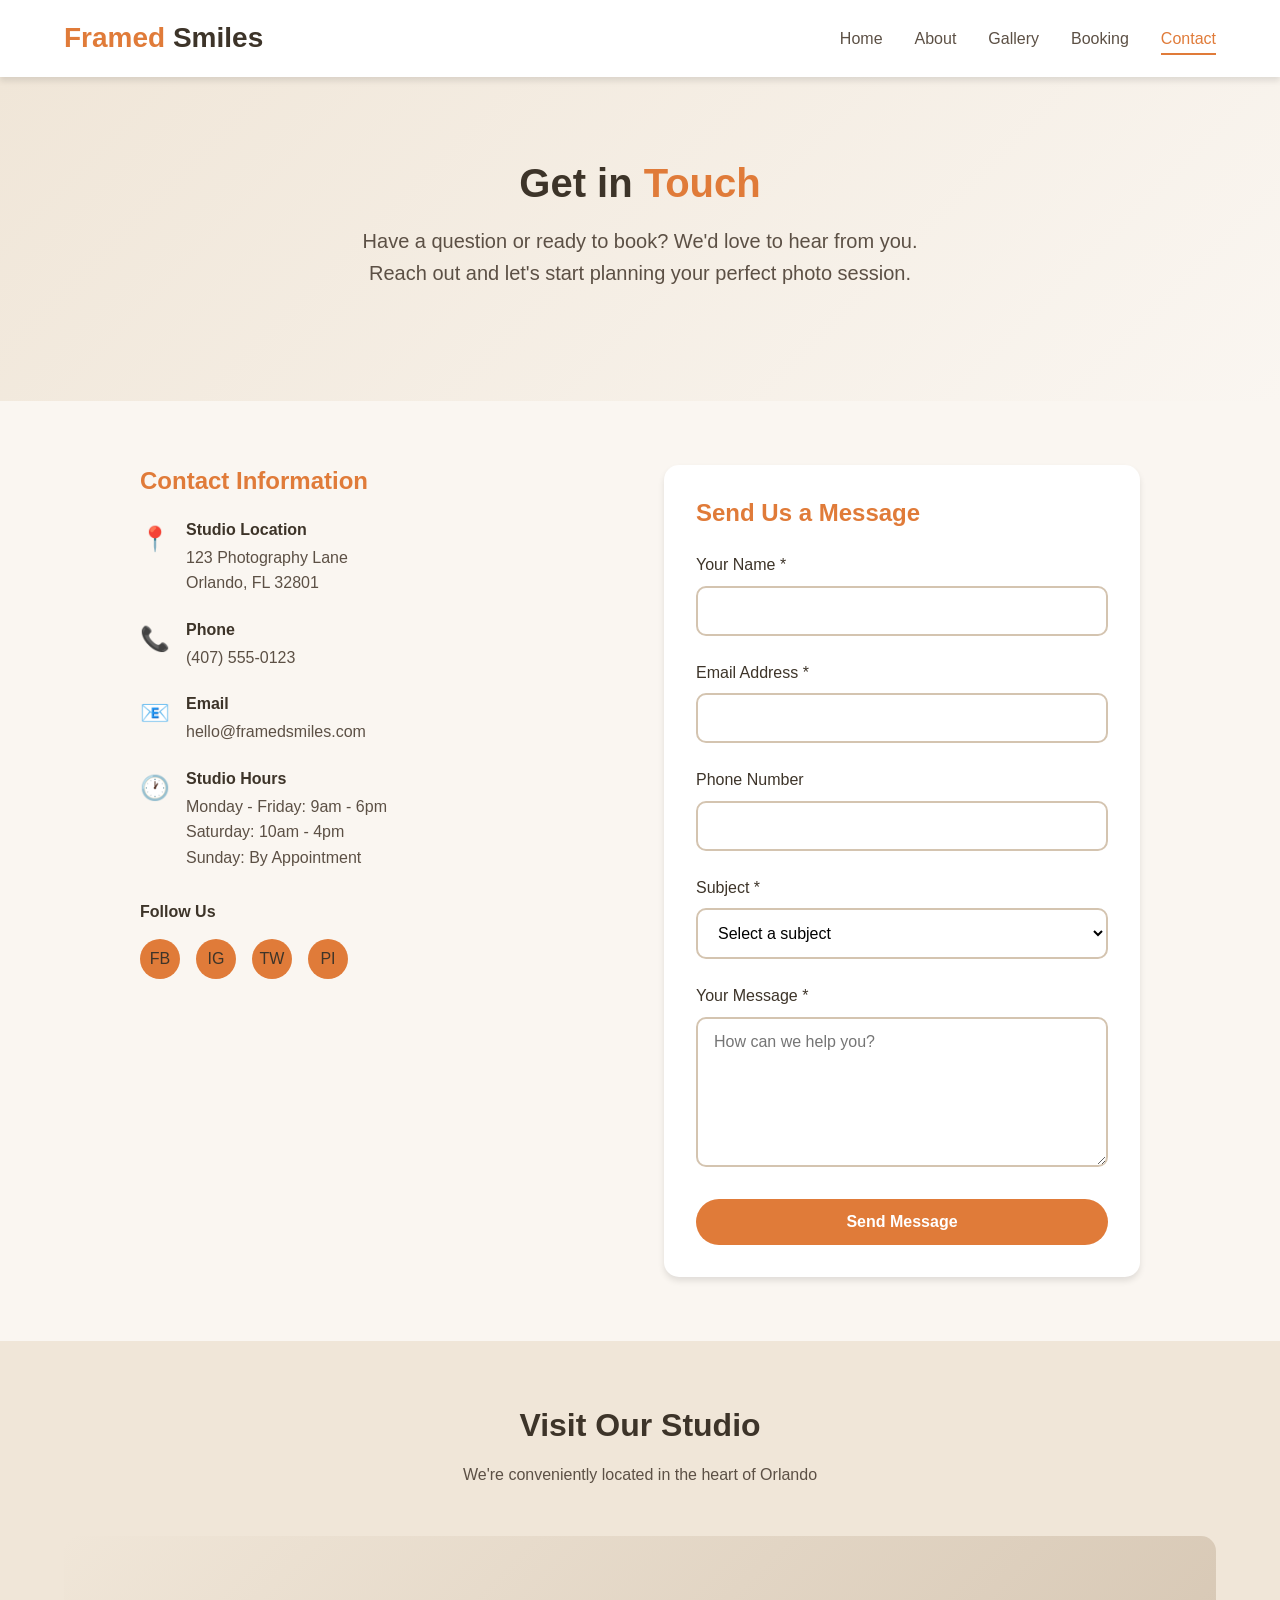
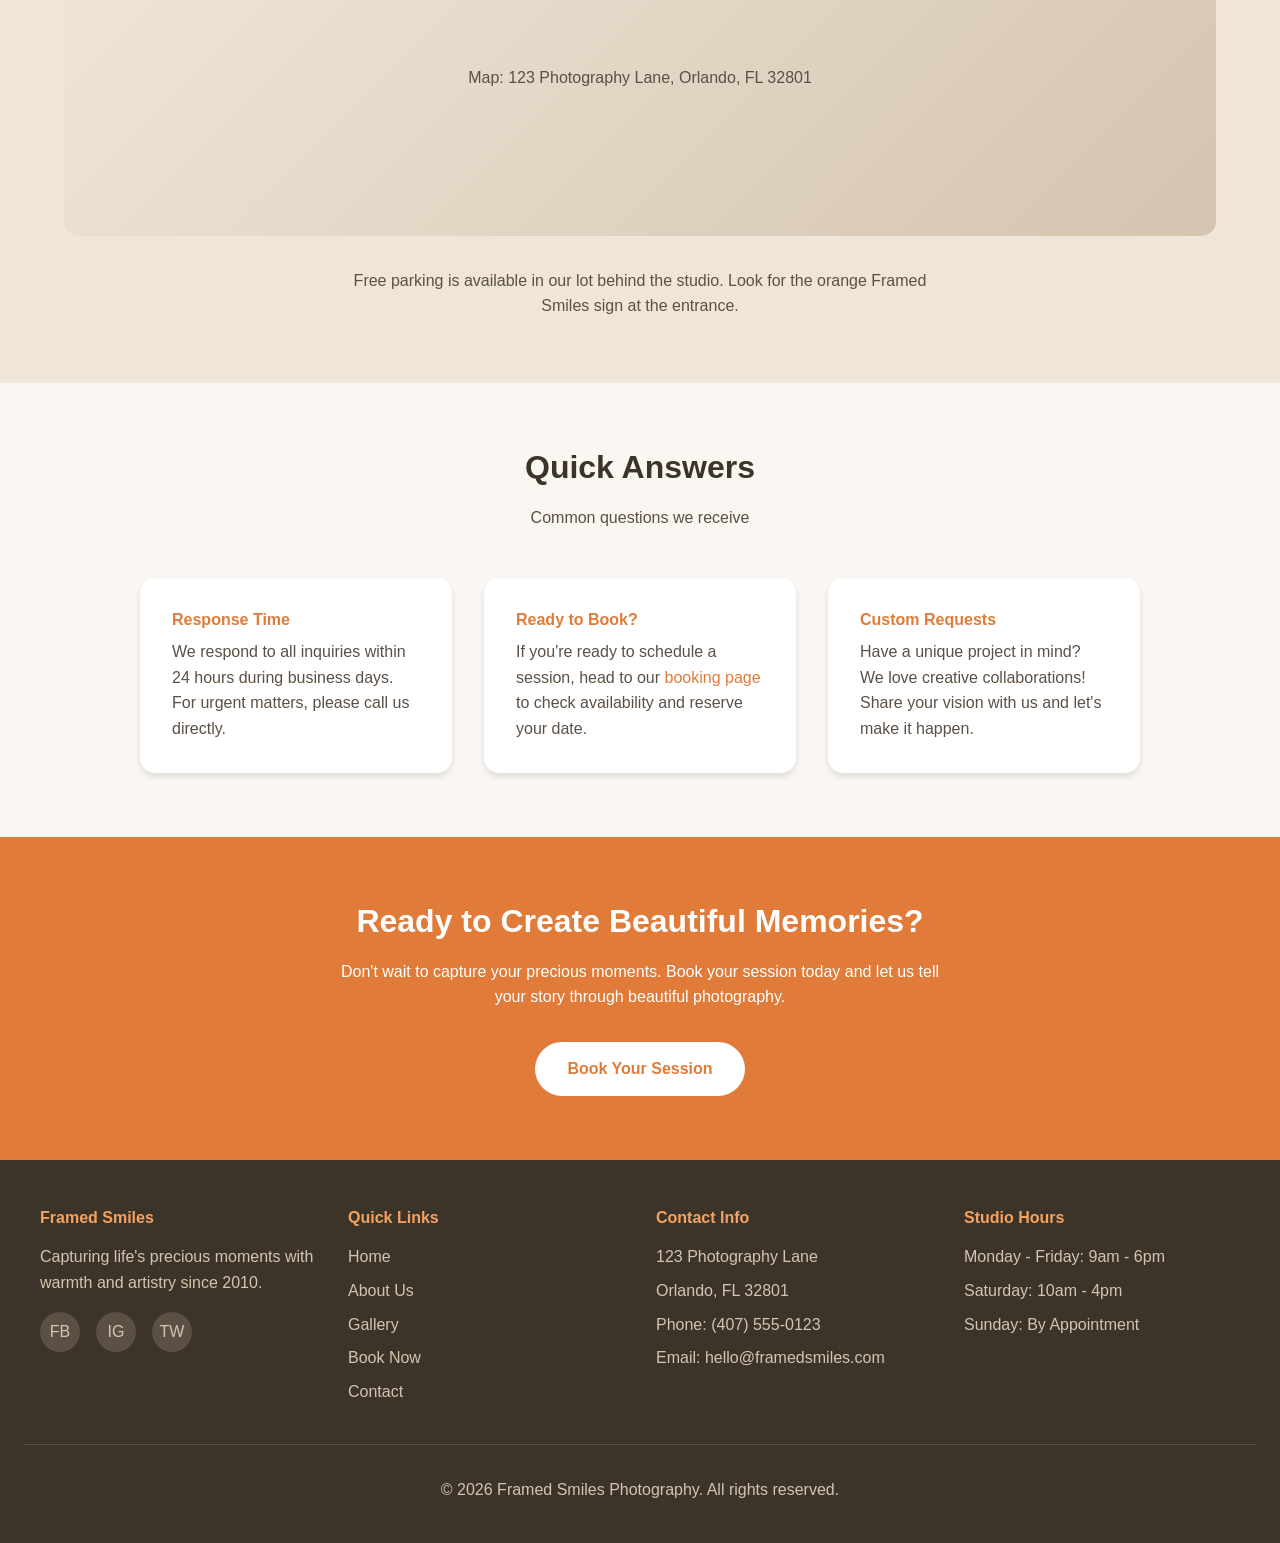
<file: contact.html>
<!DOCTYPE html>
<html lang="en">
<head>
  <meta charset="UTF-8">
  <meta name="viewport" content="width=device-width, initial-scale=1.0">
  <title>Contact Us | Framed Smiles Photography</title>
  <link rel="stylesheet" href="styles.css">
</head>
<body>
  <header>
    <nav>
      <a href="index.html" class="logo">Framed <span>Smiles</span></a>
      <ul class="nav-links">
        <li><a href="index.html">Home</a></li>
        <li><a href="about.html">About</a></li>
        <li><a href="gallery.html">Gallery</a></li>
        <li><a href="booking.html">Booking</a></li>
        <li><a href="contact.html" class="active">Contact</a></li>
      </ul>
      <div class="hamburger">
        <span></span>
        <span></span>
        <span></span>
      </div>
    </nav>
  </header>

  <main>
    <section class="hero">
      <div class="container">
        <h1>Get in <span>Touch</span></h1>
        <p>Have a question or ready to book? We'd love to hear from you. Reach out and let's start planning your perfect photo session.</p>
      </div>
    </section>

    <section>
      <div class="contact-wrapper">
        <div class="contact-info">
          <h3>Contact Information</h3>

          <div class="contact-item">
            <div class="icon">📍</div>
            <div>
              <h4>Studio Location</h4>
              <p>123 Photography Lane<br>Orlando, FL 32801</p>
            </div>
          </div>

          <div class="contact-item">
            <div class="icon">📞</div>
            <div>
              <h4>Phone</h4>
              <p>(407) 555-0123</p>
            </div>
          </div>

          <div class="contact-item">
            <div class="icon">📧</div>
            <div>
              <h4>Email</h4>
              <p>hello@framedsmiles.com</p>
            </div>
          </div>

          <div class="contact-item">
            <div class="icon">🕐</div>
            <div>
              <h4>Studio Hours</h4>
              <p>Monday - Friday: 9am - 6pm<br>
                 Saturday: 10am - 4pm<br>
                 Sunday: By Appointment</p>
            </div>
          </div>

          <div style="margin-top: 2rem;">
            <h4 style="margin-bottom: 1rem;">Follow Us</h4>
            <div class="social-links">
              <a href="#" style="background-color: var(--orange-primary);">FB</a>
              <a href="#" style="background-color: var(--orange-primary);">IG</a>
              <a href="#" style="background-color: var(--orange-primary);">TW</a>
              <a href="#" style="background-color: var(--orange-primary);">PI</a>
            </div>
          </div>
        </div>

        <div class="card">
          <h3 style="color: var(--orange-primary); margin-bottom: 1.5rem;">Send Us a Message</h3>
          <form action="#" method="post">
            <div class="form-group">
              <label for="name">Your Name *</label>
              <input type="text" id="name" name="name" required>
            </div>

            <div class="form-group">
              <label for="email">Email Address *</label>
              <input type="email" id="email" name="email" required>
            </div>

            <div class="form-group">
              <label for="phone">Phone Number</label>
              <input type="tel" id="phone" name="phone">
            </div>

            <div class="form-group">
              <label for="subject">Subject *</label>
              <select id="subject" name="subject" required>
                <option value="">Select a subject</option>
                <option value="general">General Inquiry</option>
                <option value="booking">Booking Question</option>
                <option value="pricing">Pricing Information</option>
                <option value="wedding">Wedding Photography</option>
                <option value="collaboration">Collaboration</option>
                <option value="other">Other</option>
              </select>
            </div>

            <div class="form-group">
              <label for="message">Your Message *</label>
              <textarea id="message" name="message" required placeholder="How can we help you?"></textarea>
            </div>

            <button type="submit" class="btn btn-primary" style="width: 100%;">Send Message</button>
          </form>
        </div>
      </div>
    </section>

    <section style="background-color: var(--beige-medium);">
      <div class="section-title">
        <h2>Visit Our Studio</h2>
        <p>We're conveniently located in the heart of Orlando</p>
      </div>
      <div class="container">
        <div class="map-placeholder">
          <p>Map: 123 Photography Lane, Orlando, FL 32801</p>
        </div>
        <div style="text-align: center; margin-top: 2rem;">
          <p style="color: var(--text-medium); max-width: 600px; margin: 0 auto;">Free parking is available in our lot behind the studio. Look for the orange Framed Smiles sign at the entrance.</p>
        </div>
      </div>
    </section>

    <section>
      <div class="section-title">
        <h2>Quick Answers</h2>
        <p>Common questions we receive</p>
      </div>
      <div class="services-grid" style="max-width: 1000px; margin: 0 auto;">
        <div class="card">
          <h4 style="color: var(--orange-primary); margin-bottom: 0.5rem;">Response Time</h4>
          <p style="margin: 0; color: var(--text-medium);">We respond to all inquiries within 24 hours during business days. For urgent matters, please call us directly.</p>
        </div>
        <div class="card">
          <h4 style="color: var(--orange-primary); margin-bottom: 0.5rem;">Ready to Book?</h4>
          <p style="margin: 0; color: var(--text-medium);">If you're ready to schedule a session, head to our <a href="booking.html" style="color: var(--orange-primary);">booking page</a> to check availability and reserve your date.</p>
        </div>
        <div class="card">
          <h4 style="color: var(--orange-primary); margin-bottom: 0.5rem;">Custom Requests</h4>
          <p style="margin: 0; color: var(--text-medium);">Have a unique project in mind? We love creative collaborations! Share your vision with us and let's make it happen.</p>
        </div>
      </div>
    </section>

    <section style="background-color: var(--orange-primary); color: var(--white); text-align: center;">
      <h2 style="color: var(--white);">Ready to Create Beautiful Memories?</h2>
      <p style="max-width: 600px; margin: 1rem auto 2rem;">Don't wait to capture your precious moments. Book your session today and let us tell your story through beautiful photography.</p>
      <a href="booking.html" class="btn" style="background-color: var(--white); color: var(--orange-primary);">Book Your Session</a>
    </section>
  </main>

  <footer>
    <div class="footer-content">
      <div class="footer-section">
        <h4>Framed Smiles</h4>
        <p>Capturing life's precious moments with warmth and artistry since 2010.</p>
        <div class="social-links">
          <a href="#">FB</a>
          <a href="#">IG</a>
          <a href="#">TW</a>
        </div>
      </div>
      <div class="footer-section">
        <h4>Quick Links</h4>
        <a href="index.html">Home</a>
        <a href="about.html">About Us</a>
        <a href="gallery.html">Gallery</a>
        <a href="booking.html">Book Now</a>
        <a href="contact.html">Contact</a>
      </div>
      <div class="footer-section">
        <h4>Contact Info</h4>
        <p>123 Photography Lane</p>
        <p>Orlando, FL 32801</p>
        <p>Phone: (407) 555-0123</p>
        <p>Email: hello@framedsmiles.com</p>
      </div>
      <div class="footer-section">
        <h4>Studio Hours</h4>
        <p>Monday - Friday: 9am - 6pm</p>
        <p>Saturday: 10am - 4pm</p>
        <p>Sunday: By Appointment</p>
      </div>
    </div>
    <div class="footer-bottom">
      <p>&copy; 2026 Framed Smiles Photography. All rights reserved.</p>
    </div>
  </footer>

  <script>
    const hamburger = document.querySelector('.hamburger');
    const navLinks = document.querySelector('.nav-links');

    hamburger.addEventListener('click', () => {
      hamburger.classList.toggle('active');
      navLinks.classList.toggle('active');
    });
  </script>
</body>
</html>
</file>
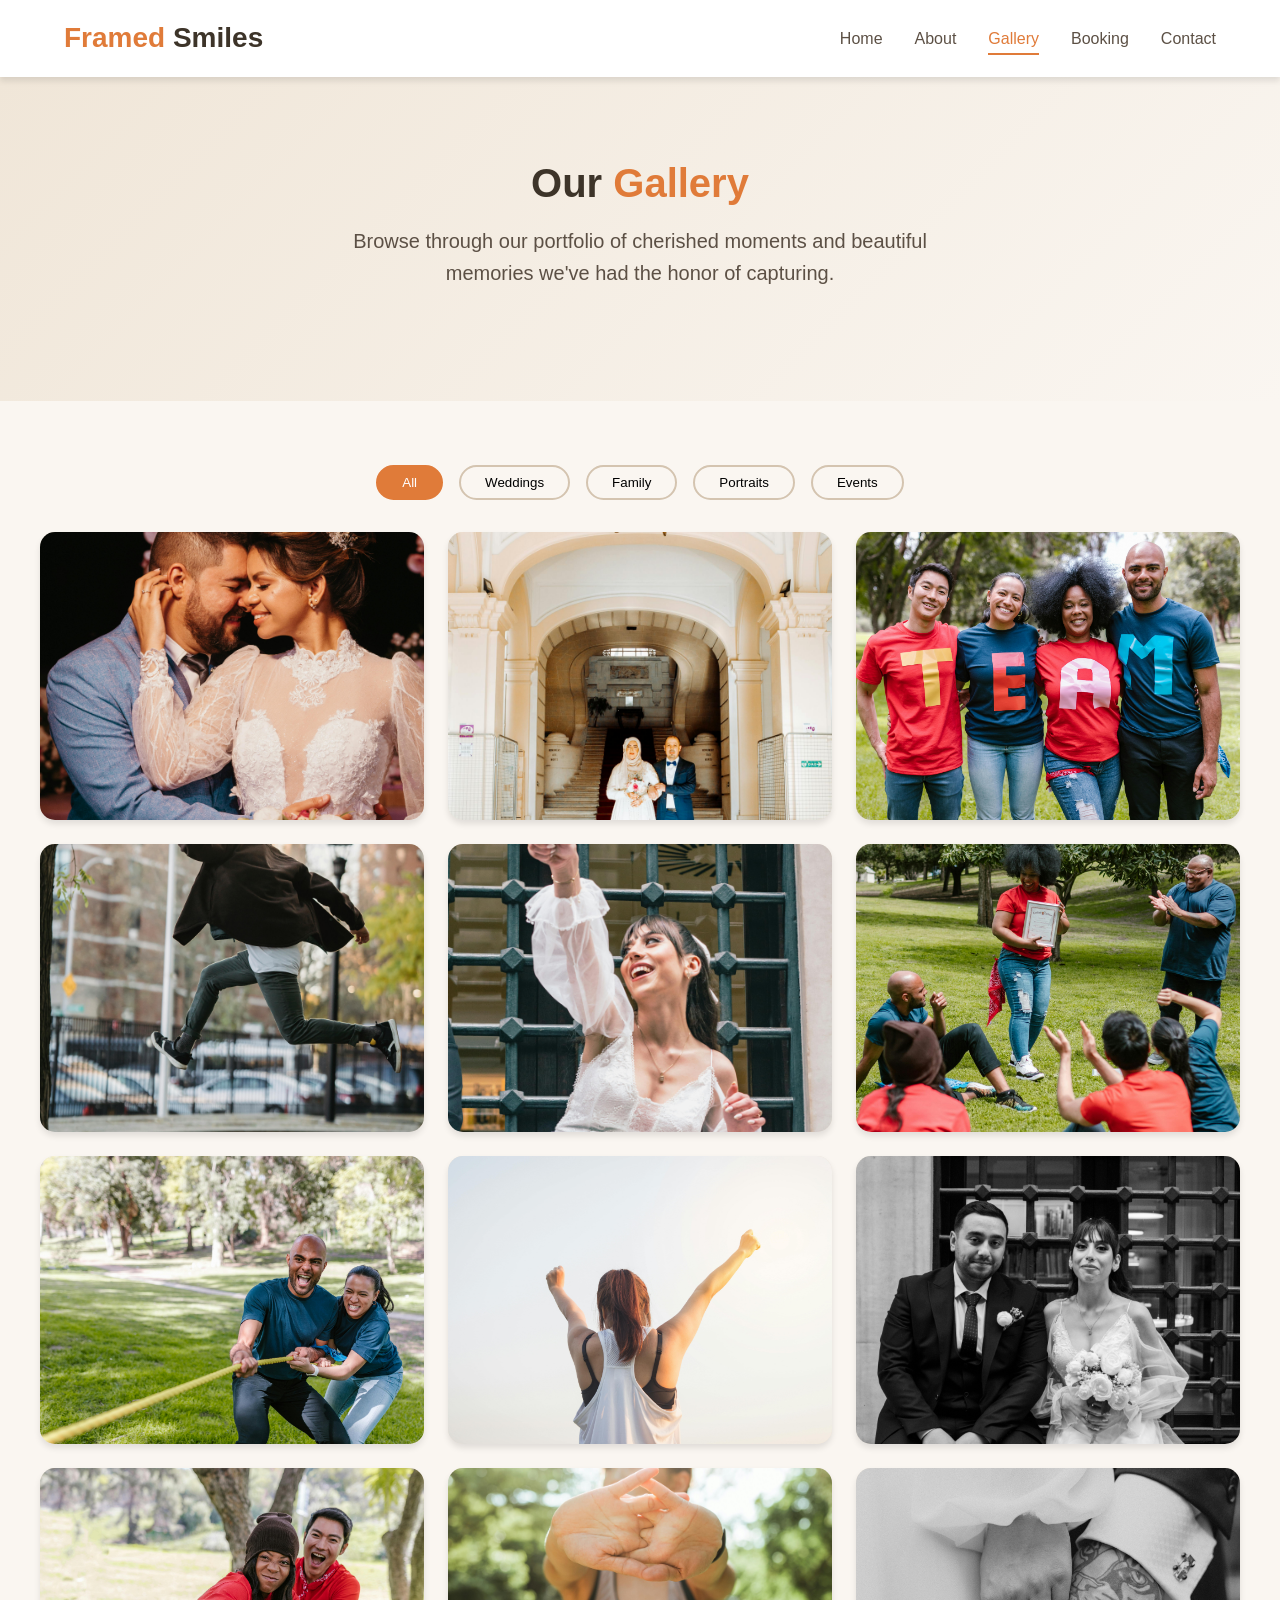
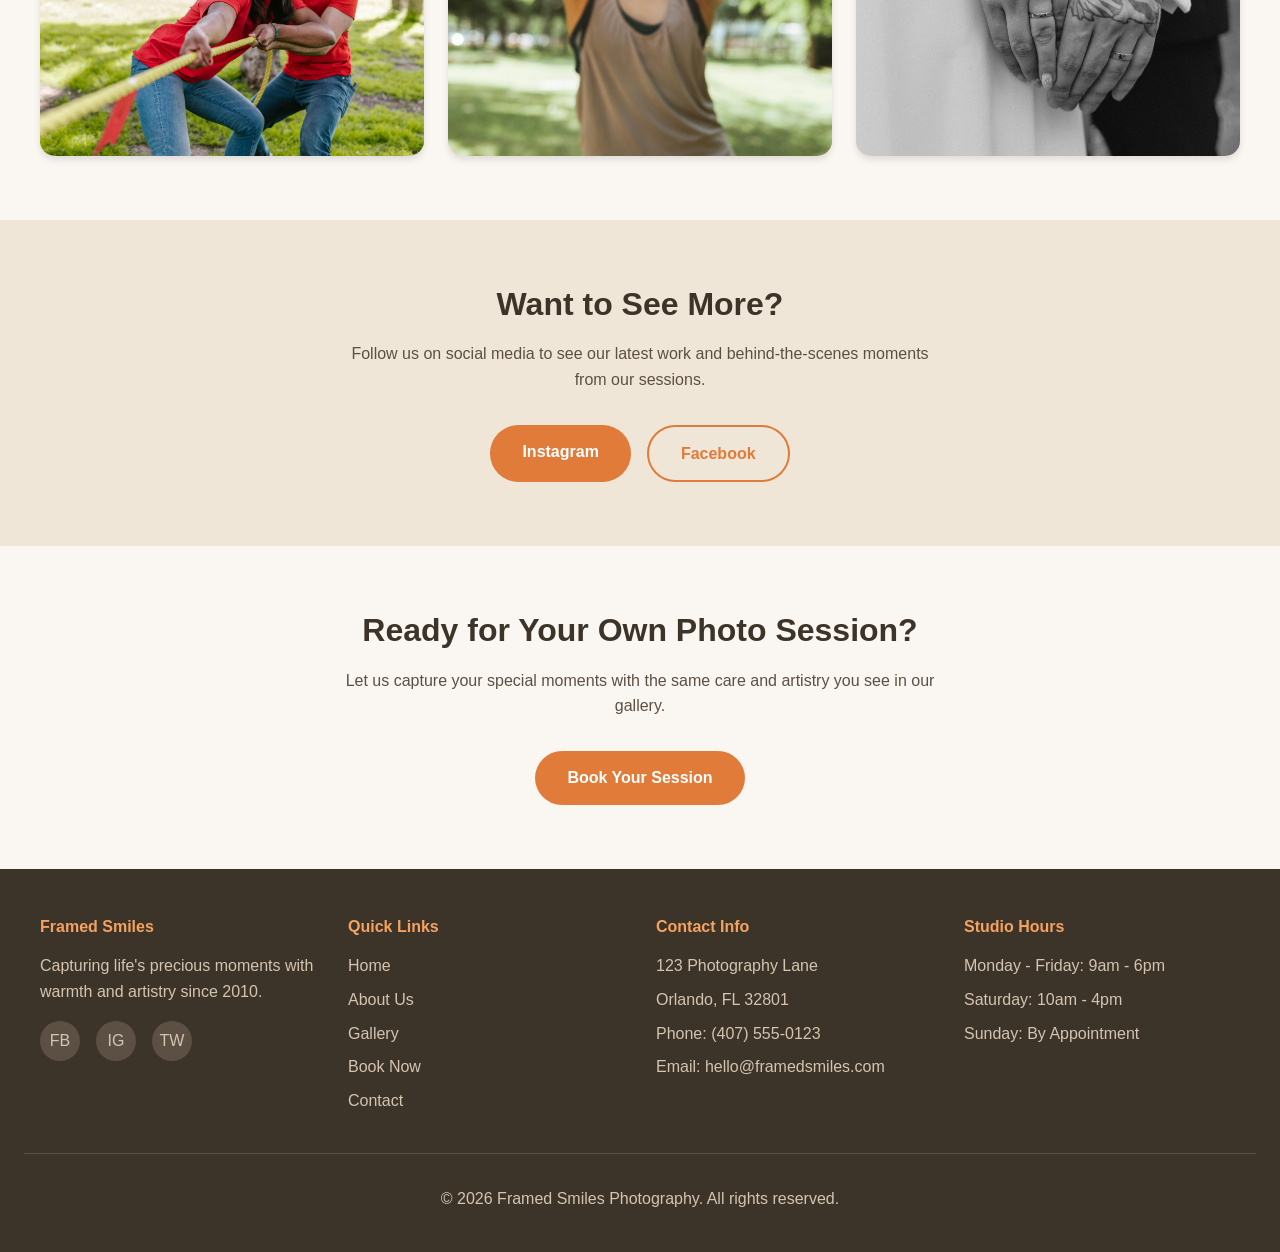
<file: gallery.html>
<!DOCTYPE html>
<html lang="en">
<head>
  <meta charset="UTF-8">
  <meta name="viewport" content="width=device-width, initial-scale=1.0">
  <title>Gallery | Framed Smiles Photography</title>
  <link rel="stylesheet" href="styles.css">
</head>
<body>
  <header>
    <nav>
      <a href="index.html" class="logo">Framed <span>Smiles</span></a>
      <ul class="nav-links">
        <li><a href="index.html">Home</a></li>
        <li><a href="about.html">About</a></li>
        <li><a href="gallery.html" class="active">Gallery</a></li>
        <li><a href="booking.html">Booking</a></li>
        <li><a href="contact.html">Contact</a></li>
      </ul>
      <div class="hamburger">
        <span></span>
        <span></span>
        <span></span>
      </div>
    </nav>
  </header>

  <main>
    <section class="hero">
      <div class="container">
        <h1>Our <span>Gallery</span></h1>
        <p>Browse through our portfolio of cherished moments and beautiful memories we've had the honor of capturing.</p>
      </div>
    </section>

    <section>
      <div class="filter-buttons">
        <button class="filter-btn active" data-filter="all">All</button>
        <button class="filter-btn" data-filter="wedding">Weddings</button>
        <button class="filter-btn" data-filter="family">Family</button>
        <button class="filter-btn" data-filter="portrait">Portraits</button>
        <button class="filter-btn" data-filter="event">Events</button>
      </div>

      <div class="gallery-grid">
        <div class="gallery-item" data-category="wedding">
          <img src="gallery_photos/pexels-jonathanborba-13617315.jpg" alt="Romantic wedding couple moment">
          <div class="gallery-overlay">
            <h4>Sarah & Michael's Wedding</h4>
            <p>An intimate romantic moment</p>
          </div>
        </div>
        <div class="gallery-item" data-category="wedding">
          <img src="gallery_photos/pexels-god-picture-369194295-14469537.jpg" alt="Wedding couple in grand venue">
          <div class="gallery-overlay">
            <h4>Fatima & Ahmed's Wedding</h4>
            <p>Elegant venue celebration</p>
          </div>
        </div>
        <div class="gallery-item" data-category="family">
          <img src="gallery_photos/pexels-rdne-7551442.jpg" alt="Family group photo outdoors">
          <div class="gallery-overlay">
            <h4>The Rodriguez Family</h4>
            <p>Team spirit family session</p>
          </div>
        </div>
        <div class="gallery-item" data-category="portrait">
          <img src="gallery_photos/pexels-mary-taylor-6009274.jpg" alt="Urban portrait with jump">
          <div class="gallery-overlay">
            <h4>Marcus's Senior Portrait</h4>
            <p>Urban lifestyle session</p>
          </div>
        </div>
        <div class="gallery-item" data-category="wedding">
          <img src="gallery_photos/pexels-esra-salturk-1165434438-27140162.jpg" alt="Joyful bride with bouquet">
          <div class="gallery-overlay">
            <h4>Jessica's Bridal Portrait</h4>
            <p>Pure wedding day joy</p>
          </div>
        </div>
        <div class="gallery-item" data-category="event">
          <img src="gallery_photos/pexels-rdne-7551451.jpg" alt="Award ceremony celebration">
          <div class="gallery-overlay">
            <h4>Community Awards Ceremony</h4>
            <p>Celebrating achievements</p>
          </div>
        </div>
        <div class="gallery-item" data-category="family">
          <img src="gallery_photos/pexels-rdne-7551734.jpg" alt="Couple having fun outdoors">
          <div class="gallery-overlay">
            <h4>The Martinez Couple</h4>
            <p>Fun outdoor session</p>
          </div>
        </div>
        <div class="gallery-item" data-category="portrait">
          <img src="gallery_photos/pexels-tirachard-kumtanom-112571-347135.jpg" alt="Woman with arms raised at sunset">
          <div class="gallery-overlay">
            <h4>Amanda's Portrait</h4>
            <p>Golden hour freedom</p>
          </div>
        </div>
        <div class="gallery-item" data-category="wedding">
          <img src="gallery_photos/pexels-esra-salturk-1165434438-27140160.jpg" alt="Bride and groom seated together">
          <div class="gallery-overlay">
            <h4>Elena & David's Wedding</h4>
            <p>Quiet moment together</p>
          </div>
        </div>
        <div class="gallery-item" data-category="event">
          <img src="gallery_photos/pexels-rdne-7551385.jpg" alt="Couple at outdoor event">
          <div class="gallery-overlay">
            <h4>Company Team Building</h4>
            <p>Corporate event fun</p>
          </div>
        </div>
        <div class="gallery-item" data-category="portrait">
          <img src="gallery_photos/pexels-ketut-subiyanto-4426396.jpg" alt="Person in park setting">
          <div class="gallery-overlay">
            <h4>Wellness Portrait</h4>
            <p>Natural light session</p>
          </div>
        </div>
        <div class="gallery-item" data-category="wedding">
          <img src="gallery_photos/pexels-dominika-polakova-719696518-18535623.jpg" alt="Wedding rings on hands">
          <div class="gallery-overlay">
            <h4>Ring Detail Shot</h4>
            <p>Forever together</p>
          </div>
        </div>
      </div>
    </section>

    <section style="background-color: var(--beige-medium); text-align: center;">
      <h2>Want to See More?</h2>
      <p style="max-width: 600px; margin: 1rem auto 2rem; color: var(--text-medium);">Follow us on social media to see our latest work and behind-the-scenes moments from our sessions.</p>
      <div style="display: flex; justify-content: center; gap: 1rem; flex-wrap: wrap;">
        <a href="#" class="btn btn-primary">Instagram</a>
        <a href="#" class="btn btn-secondary">Facebook</a>
      </div>
    </section>

    <section style="text-align: center;">
      <h2>Ready for Your Own Photo Session?</h2>
      <p style="max-width: 600px; margin: 1rem auto 2rem; color: var(--text-medium);">Let us capture your special moments with the same care and artistry you see in our gallery.</p>
      <a href="booking.html" class="btn btn-primary">Book Your Session</a>
    </section>
  </main>

  <footer>
    <div class="footer-content">
      <div class="footer-section">
        <h4>Framed Smiles</h4>
        <p>Capturing life's precious moments with warmth and artistry since 2010.</p>
        <div class="social-links">
          <a href="#">FB</a>
          <a href="#">IG</a>
          <a href="#">TW</a>
        </div>
      </div>
      <div class="footer-section">
        <h4>Quick Links</h4>
        <a href="index.html">Home</a>
        <a href="about.html">About Us</a>
        <a href="gallery.html">Gallery</a>
        <a href="booking.html">Book Now</a>
        <a href="contact.html">Contact</a>
      </div>
      <div class="footer-section">
        <h4>Contact Info</h4>
        <p>123 Photography Lane</p>
        <p>Orlando, FL 32801</p>
        <p>Phone: (407) 555-0123</p>
        <p>Email: hello@framedsmiles.com</p>
      </div>
      <div class="footer-section">
        <h4>Studio Hours</h4>
        <p>Monday - Friday: 9am - 6pm</p>
        <p>Saturday: 10am - 4pm</p>
        <p>Sunday: By Appointment</p>
      </div>
    </div>
    <div class="footer-bottom">
      <p>&copy; 2026 Framed Smiles Photography. All rights reserved.</p>
    </div>
  </footer>

  <script>
    const hamburger = document.querySelector('.hamburger');
    const navLinks = document.querySelector('.nav-links');

    hamburger.addEventListener('click', () => {
      hamburger.classList.toggle('active');
      navLinks.classList.toggle('active');
    });

    // Gallery filter functionality
    const filterButtons = document.querySelectorAll('.filter-btn');
    const galleryItems = document.querySelectorAll('.gallery-item');

    filterButtons.forEach(button => {
      button.addEventListener('click', () => {
        // Remove active class from all buttons
        filterButtons.forEach(btn => btn.classList.remove('active'));
        // Add active class to clicked button
        button.classList.add('active');

        const filter = button.getAttribute('data-filter');

        galleryItems.forEach(item => {
          if (filter === 'all' || item.getAttribute('data-category') === filter) {
            item.style.display = 'block';
          } else {
            item.style.display = 'none';
          }
        });
      });
    });
  </script>
</body>
</html>
</file>
<file: styles.css>
/* CSS Variables */
:root {
  --orange-primary: #e07b39;
  --orange-dark: #c4682f;
  --orange-light: #f4a261;
  --beige-light: #faf6f1;
  --beige-medium: #f0e6d8;
  --beige-dark: #d4c4b0;
  --text-dark: #3d3429;
  --text-medium: #5c5045;
  --white: #ffffff;
  --shadow: 0 4px 6px rgba(0, 0, 0, 0.1);
  --shadow-hover: 0 8px 15px rgba(0, 0, 0, 0.15);
  --transition: all 0.3s ease;
}

/* Reset & Base */
* {
  margin: 0;
  padding: 0;
  box-sizing: border-box;
}

html {
  scroll-behavior: smooth;
}

body {
  font-family: 'Segoe UI', Tahoma, Geneva, Verdana, sans-serif;
  background-color: var(--beige-light);
  color: var(--text-dark);
  line-height: 1.6;
}

a {
  text-decoration: none;
  color: inherit;
}

img {
  max-width: 100%;
  height: auto;
}

/* Typography */
h1, h2, h3, h4 {
  font-weight: 600;
  line-height: 1.3;
}

h1 {
  font-size: 2.5rem;
}

h2 {
  font-size: 2rem;
  margin-bottom: 1rem;
}

h3 {
  font-size: 1.5rem;
}

p {
  margin-bottom: 1rem;
}

/* Container */
.container {
  max-width: 1200px;
  margin: 0 auto;
  padding: 0 1.5rem;
}

/* Header & Navigation */
header {
  background-color: var(--white);
  box-shadow: var(--shadow);
  position: sticky;
  top: 0;
  z-index: 1000;
}

nav {
  display: flex;
  justify-content: space-between;
  align-items: center;
  padding: 1rem 1.5rem;
  max-width: 1200px;
  margin: 0 auto;
}

.logo {
  font-size: 1.75rem;
  font-weight: 700;
  color: var(--orange-primary);
}

.logo span {
  color: var(--text-dark);
}

.nav-links {
  display: flex;
  list-style: none;
  gap: 2rem;
}

.nav-links a {
  font-weight: 500;
  color: var(--text-medium);
  transition: var(--transition);
  padding: 0.5rem 0;
  position: relative;
}

.nav-links a::after {
  content: '';
  position: absolute;
  bottom: 0;
  left: 0;
  width: 0;
  height: 2px;
  background-color: var(--orange-primary);
  transition: var(--transition);
}

.nav-links a:hover,
.nav-links a.active {
  color: var(--orange-primary);
}

.nav-links a:hover::after,
.nav-links a.active::after {
  width: 100%;
}

.hamburger {
  display: none;
  flex-direction: column;
  cursor: pointer;
  gap: 5px;
}

.hamburger span {
  width: 25px;
  height: 3px;
  background-color: var(--text-dark);
  transition: var(--transition);
}

/* Hero Section */
.hero {
  background: linear-gradient(135deg, var(--beige-medium) 0%, var(--beige-light) 100%);
  padding: 5rem 1.5rem;
  text-align: center;
}

.hero h1 {
  color: var(--text-dark);
  margin-bottom: 1rem;
}

.hero h1 span {
  color: var(--orange-primary);
}

.hero p {
  font-size: 1.25rem;
  color: var(--text-medium);
  max-width: 600px;
  margin: 0 auto 2rem;
}

/* Buttons */
.btn {
  display: inline-block;
  padding: 0.875rem 2rem;
  border-radius: 50px;
  font-weight: 600;
  transition: var(--transition);
  cursor: pointer;
  border: none;
  font-size: 1rem;
}

.btn-primary {
  background-color: var(--orange-primary);
  color: var(--white);
}

.btn-primary:hover {
  background-color: var(--orange-dark);
  transform: translateY(-2px);
  box-shadow: var(--shadow-hover);
}

.btn-secondary {
  background-color: transparent;
  color: var(--orange-primary);
  border: 2px solid var(--orange-primary);
}

.btn-secondary:hover {
  background-color: var(--orange-primary);
  color: var(--white);
}

/* Section Styles */
section {
  padding: 4rem 1.5rem;
}

.section-title {
  text-align: center;
  margin-bottom: 3rem;
}

.section-title h2 {
  color: var(--text-dark);
}

.section-title p {
  color: var(--text-medium);
  max-width: 600px;
  margin: 0.5rem auto 0;
}

/* Cards */
.card {
  background-color: var(--white);
  border-radius: 15px;
  padding: 2rem;
  box-shadow: var(--shadow);
  transition: var(--transition);
}

.card:hover {
  transform: translateY(-5px);
  box-shadow: var(--shadow-hover);
}

/* Services Grid */
.services-grid {
  display: grid;
  grid-template-columns: repeat(auto-fit, minmax(280px, 1fr));
  gap: 2rem;
  max-width: 1200px;
  margin: 0 auto;
}

.service-card {
  text-align: center;
}

.service-card .icon {
  font-size: 3rem;
  margin-bottom: 1rem;
}

.service-card h3 {
  color: var(--orange-primary);
  margin-bottom: 0.75rem;
}

/* Studio Showcase */
.studio-showcase {
  display: grid;
  grid-template-columns: repeat(auto-fit, minmax(300px, 1fr));
  gap: 2rem;
  max-width: 1200px;
  margin: 0 auto;
}

.studio-image {
  border-radius: 15px;
  overflow: hidden;
  box-shadow: var(--shadow);
  transition: var(--transition);
}

.studio-image:hover {
  transform: translateY(-5px);
  box-shadow: var(--shadow-hover);
}

.studio-image img {
  width: 100%;
  height: 250px;
  object-fit: cover;
  display: block;
}

.studio-caption {
  text-align: center;
  padding: 1rem;
  font-weight: 600;
  color: var(--text-dark);
  background-color: var(--white);
  margin: 0;
}

/* Gallery Grid */
.gallery-grid {
  display: grid;
  grid-template-columns: repeat(auto-fit, minmax(300px, 1fr));
  gap: 1.5rem;
  max-width: 1200px;
  margin: 0 auto;
}

.gallery-item {
  position: relative;
  border-radius: 15px;
  overflow: hidden;
  aspect-ratio: 4/3;
  background-color: var(--beige-medium);
  box-shadow: var(--shadow);
  transition: var(--transition);
}

.gallery-item:hover {
  transform: scale(1.02);
  box-shadow: var(--shadow-hover);
}

.gallery-item img {
  width: 100%;
  height: 100%;
  object-fit: cover;
  transition: var(--transition);
}

.gallery-item:hover img {
  transform: scale(1.05);
}

.gallery-placeholder {
  width: 100%;
  height: 100%;
  display: flex;
  align-items: center;
  justify-content: center;
  background: linear-gradient(135deg, var(--beige-medium) 0%, var(--beige-dark) 100%);
  color: var(--text-medium);
  font-size: 1.25rem;
}

.gallery-overlay {
  position: absolute;
  bottom: 0;
  left: 0;
  right: 0;
  background: linear-gradient(transparent, rgba(0, 0, 0, 0.7));
  padding: 2rem 1rem 1rem;
  color: var(--white);
  opacity: 0;
  transition: var(--transition);
}

.gallery-item:hover .gallery-overlay {
  opacity: 1;
}

/* Filter Buttons */
.filter-buttons {
  display: flex;
  justify-content: center;
  flex-wrap: wrap;
  gap: 1rem;
  margin-bottom: 2rem;
}

.filter-btn {
  padding: 0.5rem 1.5rem;
  border: 2px solid var(--beige-dark);
  background: transparent;
  border-radius: 25px;
  cursor: pointer;
  transition: var(--transition);
  font-weight: 500;
}

.filter-btn:hover,
.filter-btn.active {
  border-color: var(--orange-primary);
  background-color: var(--orange-primary);
  color: var(--white);
}

/* About Section */
.about-content {
  display: grid;
  grid-template-columns: 1fr 1fr;
  gap: 4rem;
  align-items: center;
  max-width: 1200px;
  margin: 0 auto;
}

.about-image {
  border-radius: 20px;
  overflow: hidden;
  box-shadow: var(--shadow);
}

.about-image img {
  width: 100%;
  height: 100%;
  object-fit: cover;
  display: block;
}

.about-image-placeholder {
  aspect-ratio: 4/3;
  background: linear-gradient(135deg, var(--orange-light) 0%, var(--orange-primary) 100%);
  display: flex;
  align-items: center;
  justify-content: center;
  color: var(--white);
  font-size: 1.5rem;
}

.about-text h2 {
  color: var(--orange-primary);
  margin-bottom: 1.5rem;
}

.about-text p {
  color: var(--text-medium);
}

/* Team Section */
.team-grid {
  display: grid;
  grid-template-columns: repeat(auto-fit, minmax(250px, 1fr));
  gap: 2rem;
  max-width: 1000px;
  margin: 0 auto;
}

.team-member {
  text-align: center;
}

.team-photo {
  width: 180px;
  height: 180px;
  border-radius: 50%;
  background: linear-gradient(135deg, var(--beige-dark) 0%, var(--beige-medium) 100%);
  margin: 0 auto 1.5rem;
  display: flex;
  align-items: center;
  justify-content: center;
  font-size: 4rem;
  color: var(--orange-primary);
}

.team-member h3 {
  color: var(--text-dark);
  margin-bottom: 0.25rem;
}

.team-member .role {
  color: var(--orange-primary);
  font-weight: 500;
  margin-bottom: 0.75rem;
}

/* Contact Section */
.contact-wrapper {
  display: grid;
  grid-template-columns: 1fr 1fr;
  gap: 3rem;
  max-width: 1000px;
  margin: 0 auto;
}

.contact-info h3 {
  color: var(--orange-primary);
  margin-bottom: 1.5rem;
}

.contact-item {
  display: flex;
  align-items: flex-start;
  gap: 1rem;
  margin-bottom: 1.5rem;
}

.contact-item .icon {
  font-size: 1.5rem;
  color: var(--orange-primary);
}

.contact-item h4 {
  margin-bottom: 0.25rem;
}

.contact-item p {
  color: var(--text-medium);
  margin: 0;
}

/* Forms */
.form-group {
  margin-bottom: 1.5rem;
}

.form-group label {
  display: block;
  margin-bottom: 0.5rem;
  font-weight: 500;
  color: var(--text-dark);
}

.form-group input,
.form-group textarea,
.form-group select {
  width: 100%;
  padding: 0.875rem 1rem;
  border: 2px solid var(--beige-dark);
  border-radius: 10px;
  font-size: 1rem;
  font-family: inherit;
  transition: var(--transition);
  background-color: var(--white);
}

.form-group input:focus,
.form-group textarea:focus,
.form-group select:focus {
  outline: none;
  border-color: var(--orange-primary);
}

.form-group textarea {
  min-height: 150px;
  resize: vertical;
}

/* Booking Page */
.booking-wrapper {
  max-width: 800px;
  margin: 0 auto;
}

.booking-info {
  text-align: center;
  margin-bottom: 3rem;
}

.booking-info p {
  color: var(--text-medium);
}

.package-cards {
  display: grid;
  grid-template-columns: repeat(auto-fit, minmax(250px, 1fr));
  gap: 1.5rem;
  margin-bottom: 3rem;
}

.package-card {
  text-align: center;
  border: 2px solid var(--beige-dark);
  transition: var(--transition);
}

.package-card.featured {
  border-color: var(--orange-primary);
  position: relative;
}

.package-card.featured::before {
  content: 'Popular';
  position: absolute;
  top: -12px;
  left: 50%;
  transform: translateX(-50%);
  background-color: var(--orange-primary);
  color: var(--white);
  padding: 0.25rem 1rem;
  border-radius: 20px;
  font-size: 0.875rem;
  font-weight: 600;
}

.package-card h3 {
  color: var(--orange-primary);
  margin-bottom: 0.5rem;
}

.package-card .price {
  font-size: 2rem;
  font-weight: 700;
  color: var(--text-dark);
  margin-bottom: 1rem;
}

.package-card ul {
  list-style: none;
  text-align: left;
  margin-bottom: 1.5rem;
}

.package-card li {
  padding: 0.5rem 0;
  border-bottom: 1px solid var(--beige-medium);
  color: var(--text-medium);
}

.package-card li::before {
  content: '✓';
  color: var(--orange-primary);
  margin-right: 0.5rem;
  font-weight: bold;
}

/* Testimonials */
.testimonials-grid {
  display: grid;
  grid-template-columns: repeat(auto-fit, minmax(300px, 1fr));
  gap: 2rem;
  max-width: 1000px;
  margin: 0 auto;
}

.testimonial-card {
  text-align: center;
}

.testimonial-card .quote {
  font-style: italic;
  color: var(--text-medium);
  margin-bottom: 1.5rem;
  font-size: 1.1rem;
}

.testimonial-card .author {
  font-weight: 600;
  color: var(--orange-primary);
}

/* Footer */
footer {
  background-color: var(--text-dark);
  color: var(--beige-light);
  padding: 3rem 1.5rem 1.5rem;
}

.footer-content {
  display: grid;
  grid-template-columns: repeat(auto-fit, minmax(200px, 1fr));
  gap: 2rem;
  max-width: 1200px;
  margin: 0 auto;
}

.footer-section h4 {
  color: var(--orange-light);
  margin-bottom: 1rem;
}

.footer-section p,
.footer-section a {
  color: var(--beige-dark);
  display: block;
  margin-bottom: 0.5rem;
  transition: var(--transition);
}

.footer-section a:hover {
  color: var(--orange-light);
}

.footer-bottom {
  text-align: center;
  padding-top: 2rem;
  margin-top: 2rem;
  border-top: 1px solid var(--text-medium);
  color: var(--beige-dark);
}

.social-links {
  display: flex;
  gap: 1rem;
  margin-top: 1rem;
}

.social-links a {
  width: 40px;
  height: 40px;
  border-radius: 50%;
  background-color: var(--text-medium);
  display: flex;
  align-items: center;
  justify-content: center;
  transition: var(--transition);
}

.social-links a:hover {
  background-color: var(--orange-primary);
}

/* Responsive Design */
@media (max-width: 968px) {
  .about-content {
    grid-template-columns: 1fr;
    gap: 2rem;
  }

  .contact-wrapper {
    grid-template-columns: 1fr;
  }

  h1 {
    font-size: 2rem;
  }

  h2 {
    font-size: 1.75rem;
  }
}

@media (max-width: 768px) {
  .nav-links {
    position: fixed;
    top: 70px;
    left: 0;
    right: 0;
    background-color: var(--white);
    flex-direction: column;
    align-items: center;
    padding: 2rem;
    gap: 1.5rem;
    box-shadow: var(--shadow);
    transform: translateY(-150%);
    transition: var(--transition);
  }

  .nav-links.active {
    transform: translateY(0);
  }

  .hamburger {
    display: flex;
  }

  .hamburger.active span:nth-child(1) {
    transform: rotate(45deg) translate(5px, 5px);
  }

  .hamburger.active span:nth-child(2) {
    opacity: 0;
  }

  .hamburger.active span:nth-child(3) {
    transform: rotate(-45deg) translate(7px, -6px);
  }

  .hero {
    padding: 3rem 1.5rem;
  }

  section {
    padding: 3rem 1rem;
  }

  .gallery-grid {
    grid-template-columns: repeat(auto-fit, minmax(250px, 1fr));
  }
}

@media (max-width: 480px) {
  h1 {
    font-size: 1.75rem;
  }

  h2 {
    font-size: 1.5rem;
  }

  .btn {
    padding: 0.75rem 1.5rem;
  }

  .services-grid,
  .gallery-grid {
    grid-template-columns: 1fr;
  }

  .team-grid {
    grid-template-columns: 1fr;
  }
}

/* Utility Classes */
.text-center {
  text-align: center;
}

.mb-2 {
  margin-bottom: 2rem;
}

.mt-2 {
  margin-top: 2rem;
}

/* Map Placeholder */
.map-placeholder {
  width: 100%;
  height: 300px;
  background: linear-gradient(135deg, var(--beige-medium) 0%, var(--beige-dark) 100%);
  border-radius: 15px;
  display: flex;
  align-items: center;
  justify-content: center;
  color: var(--text-medium);
  margin-top: 2rem;
}
</file>
